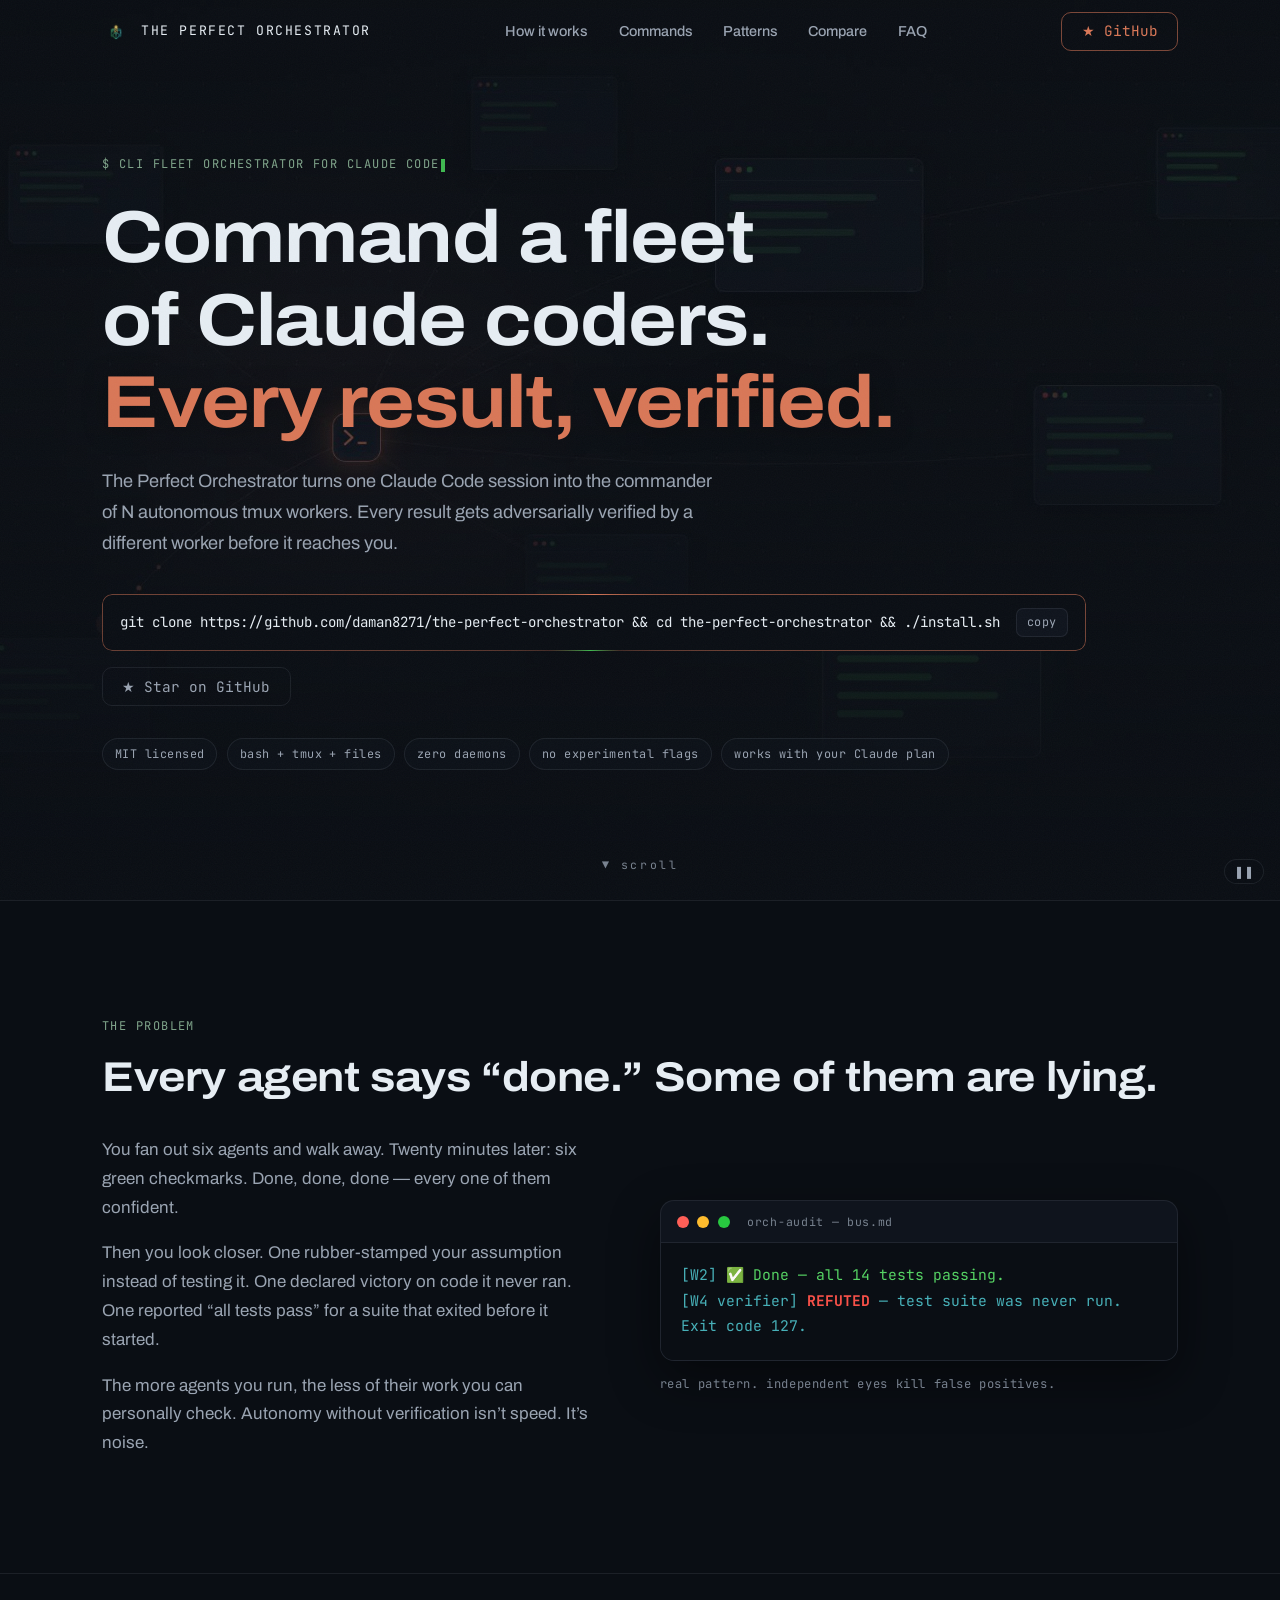
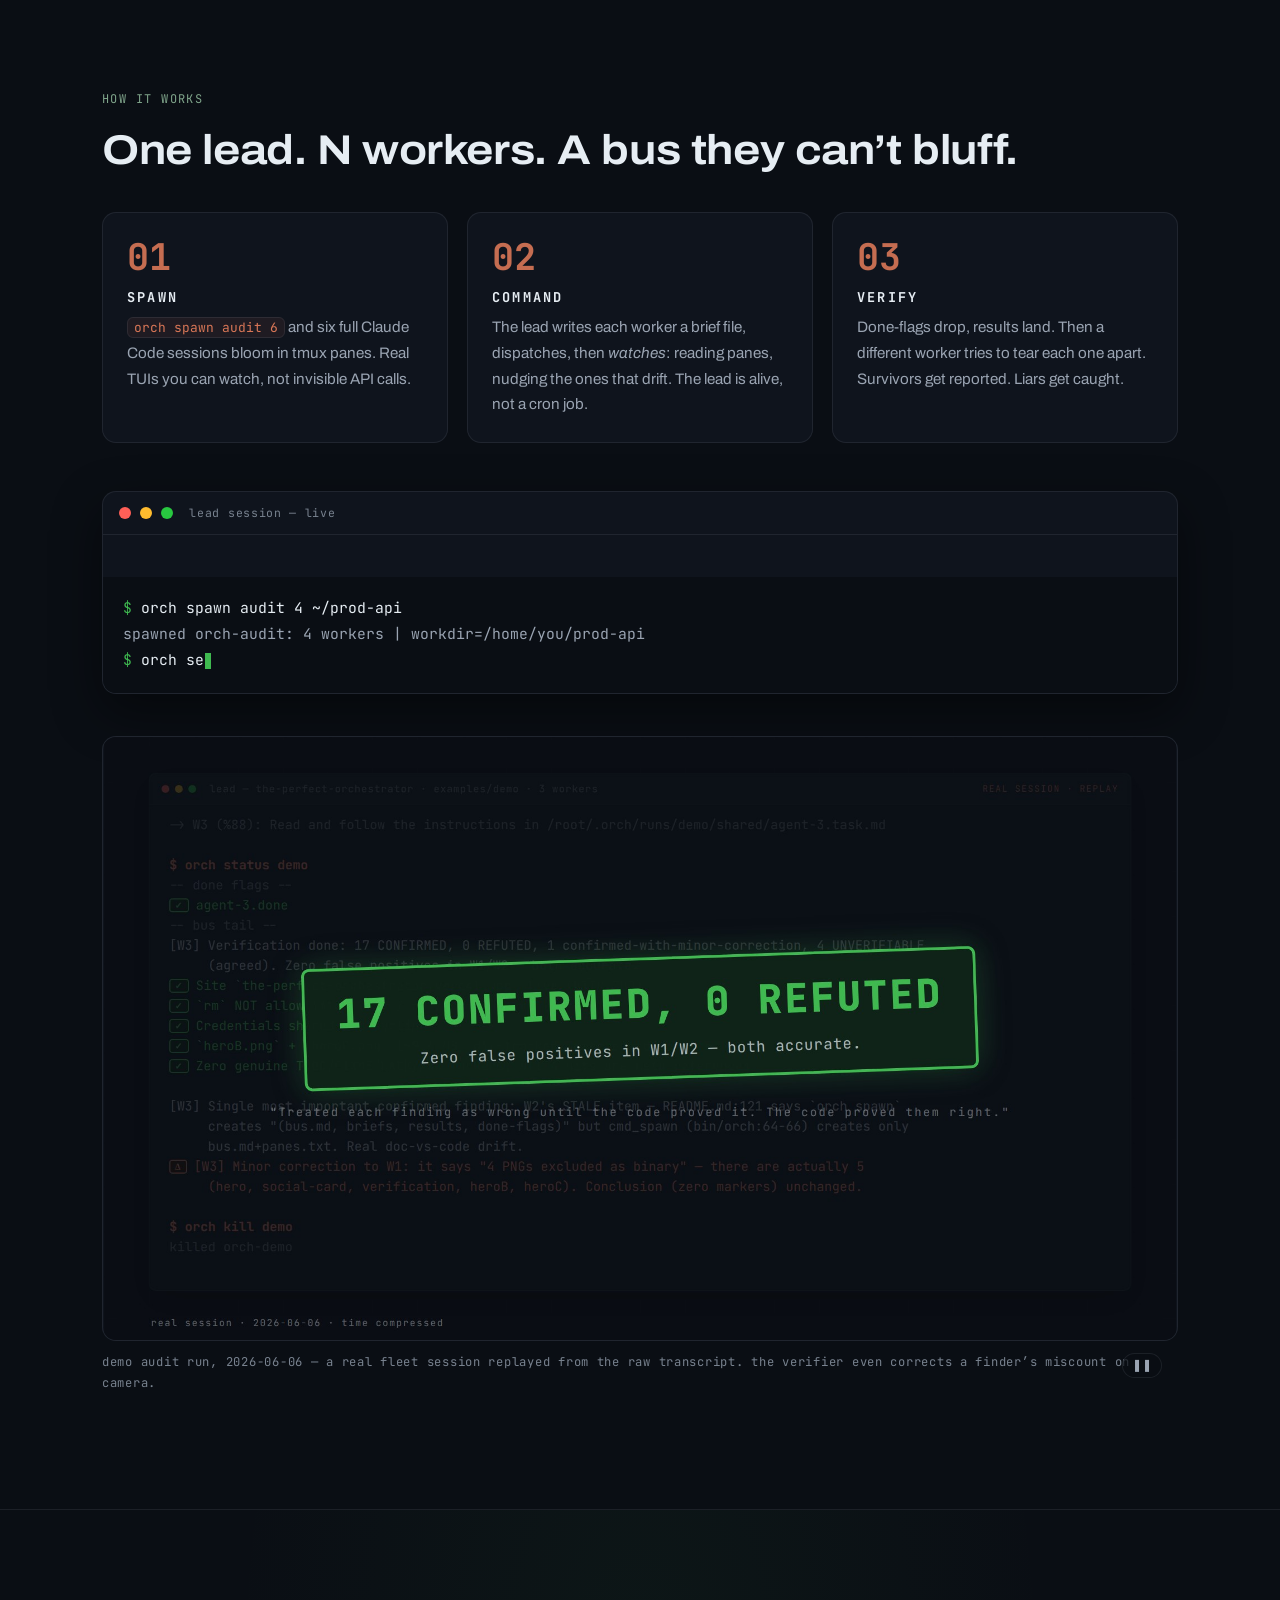
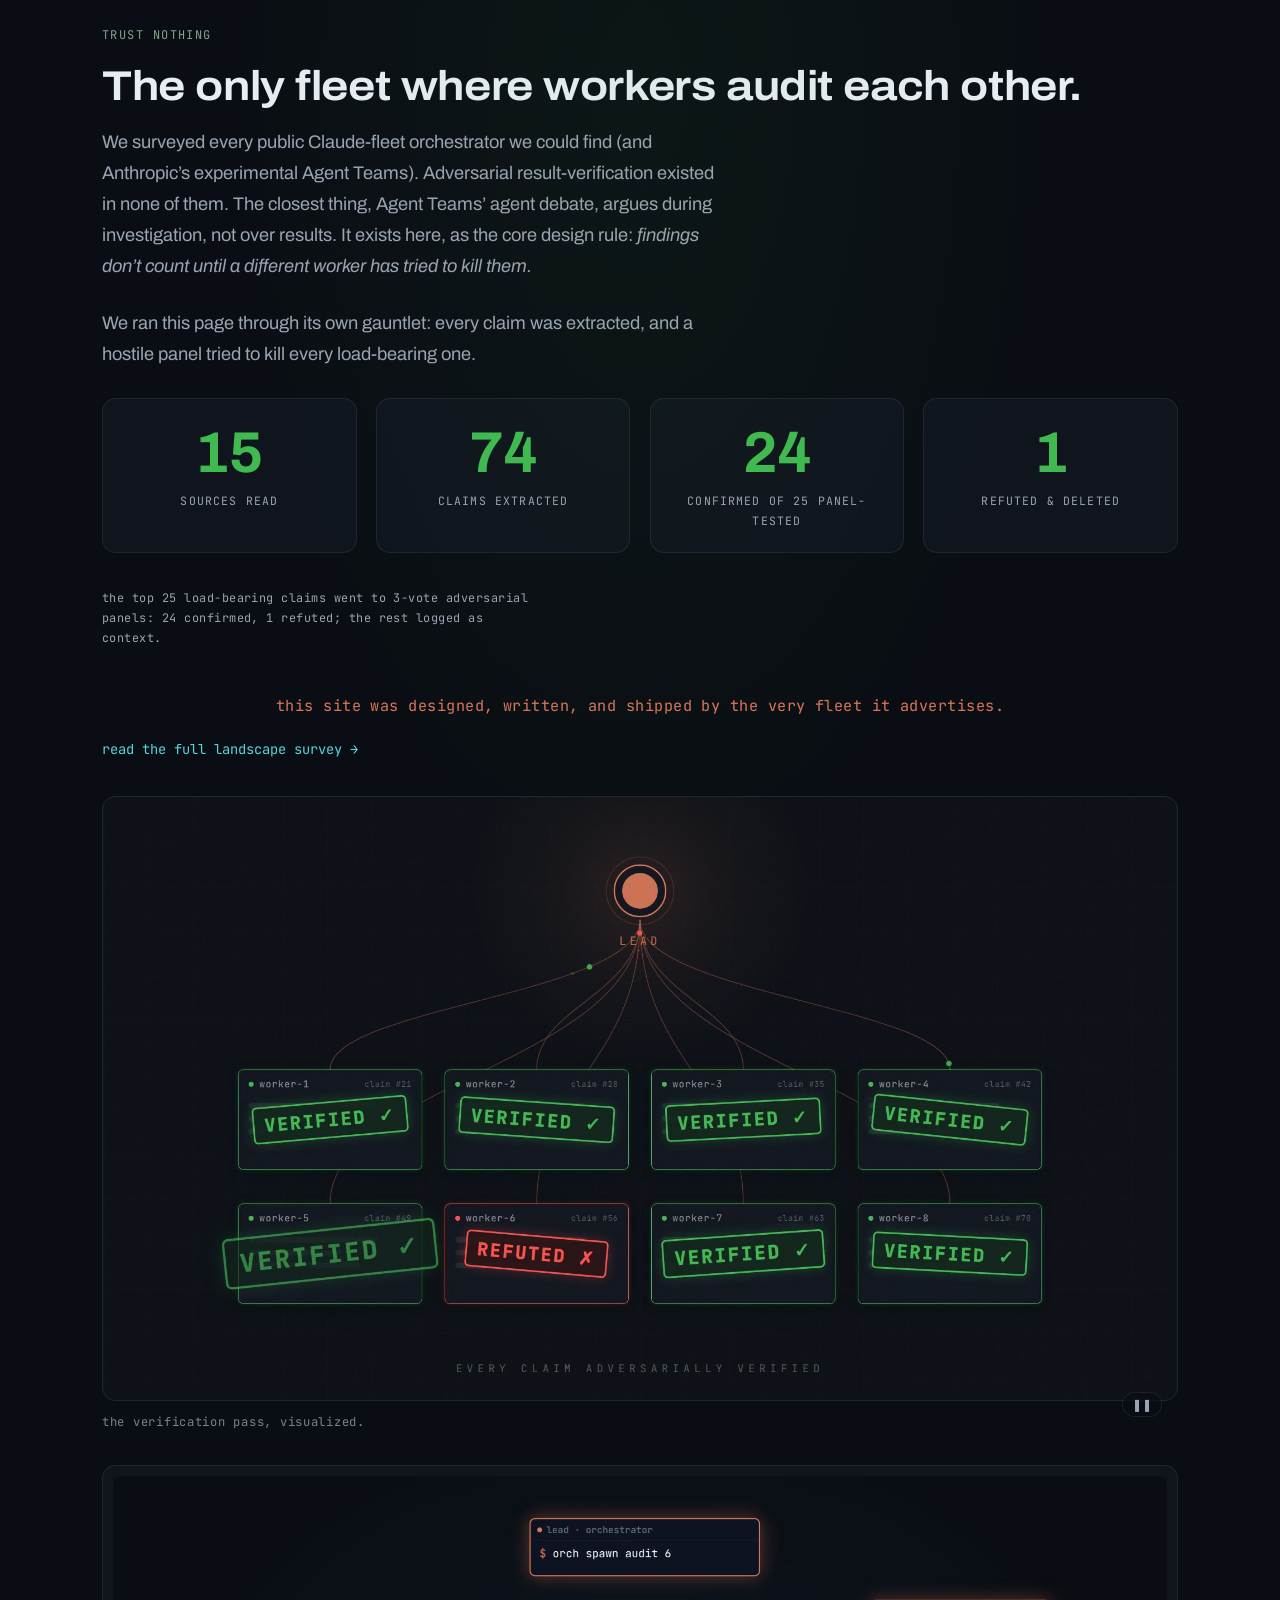
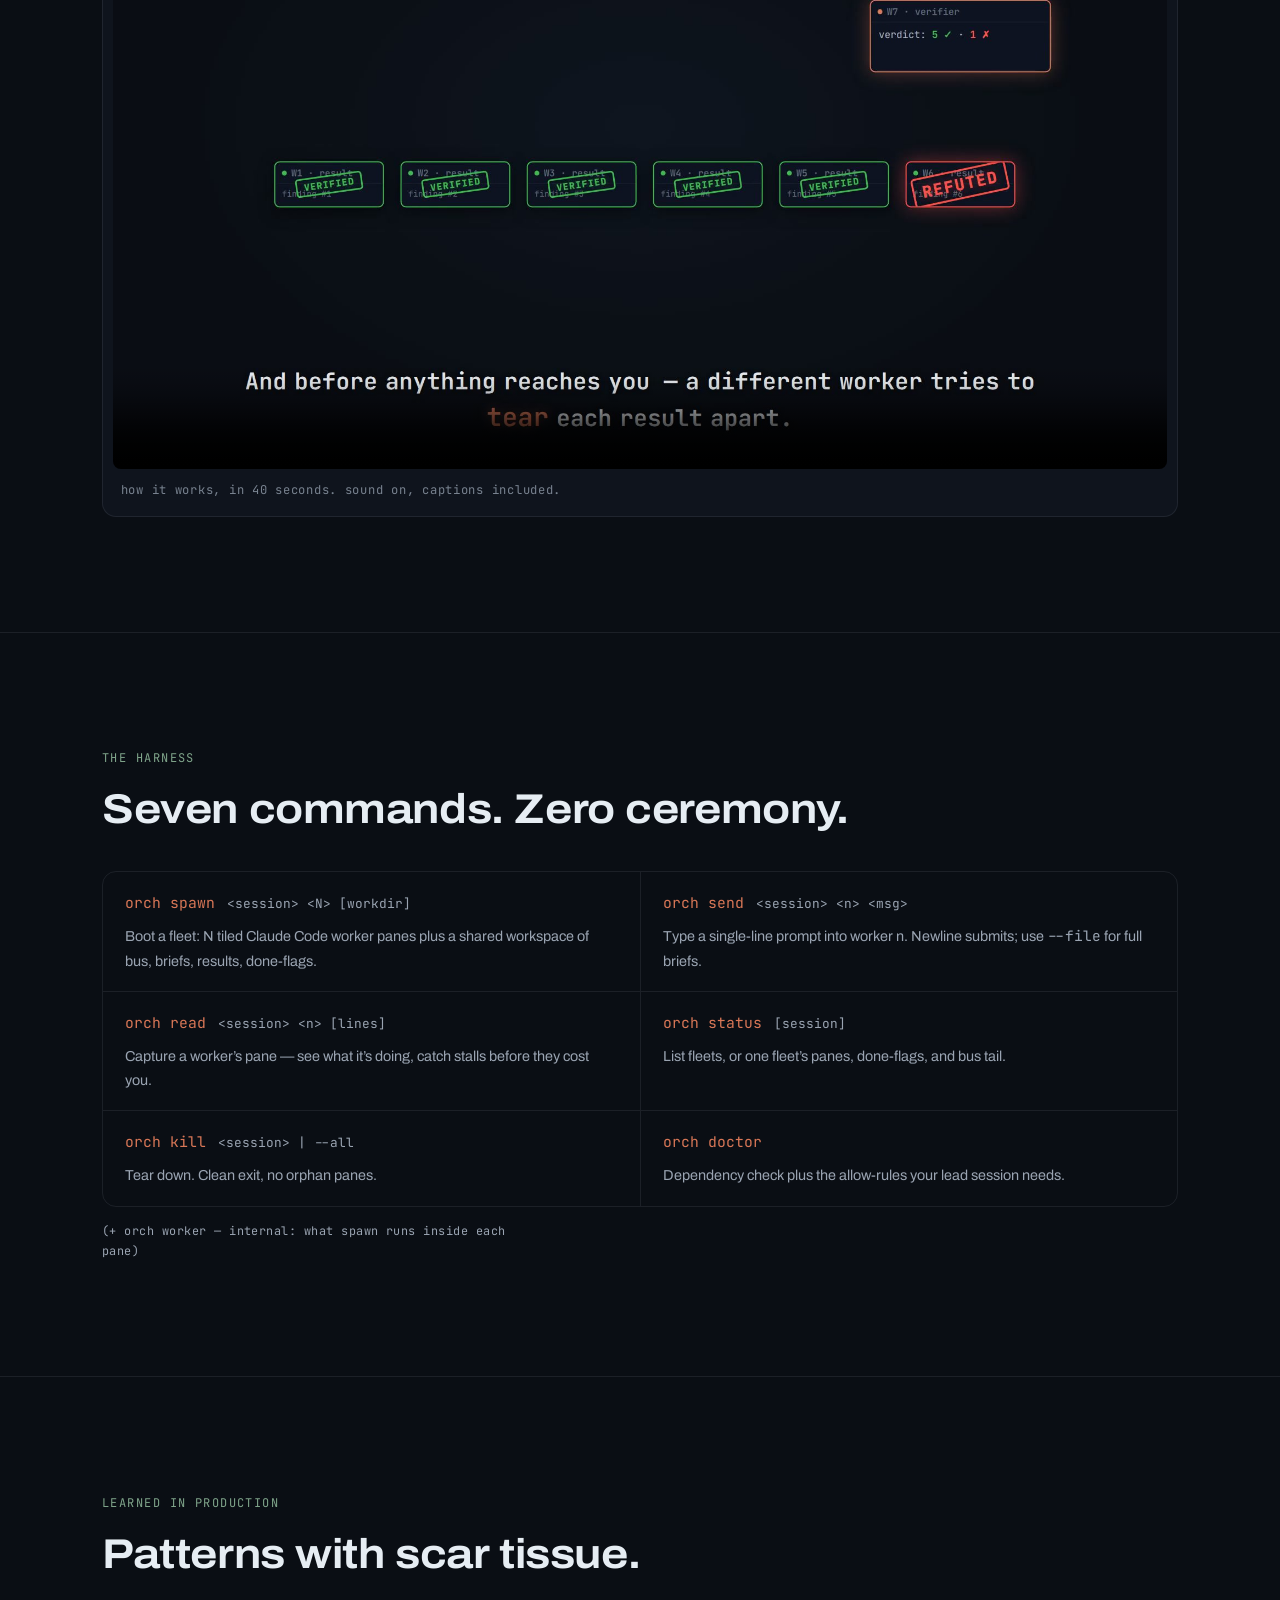
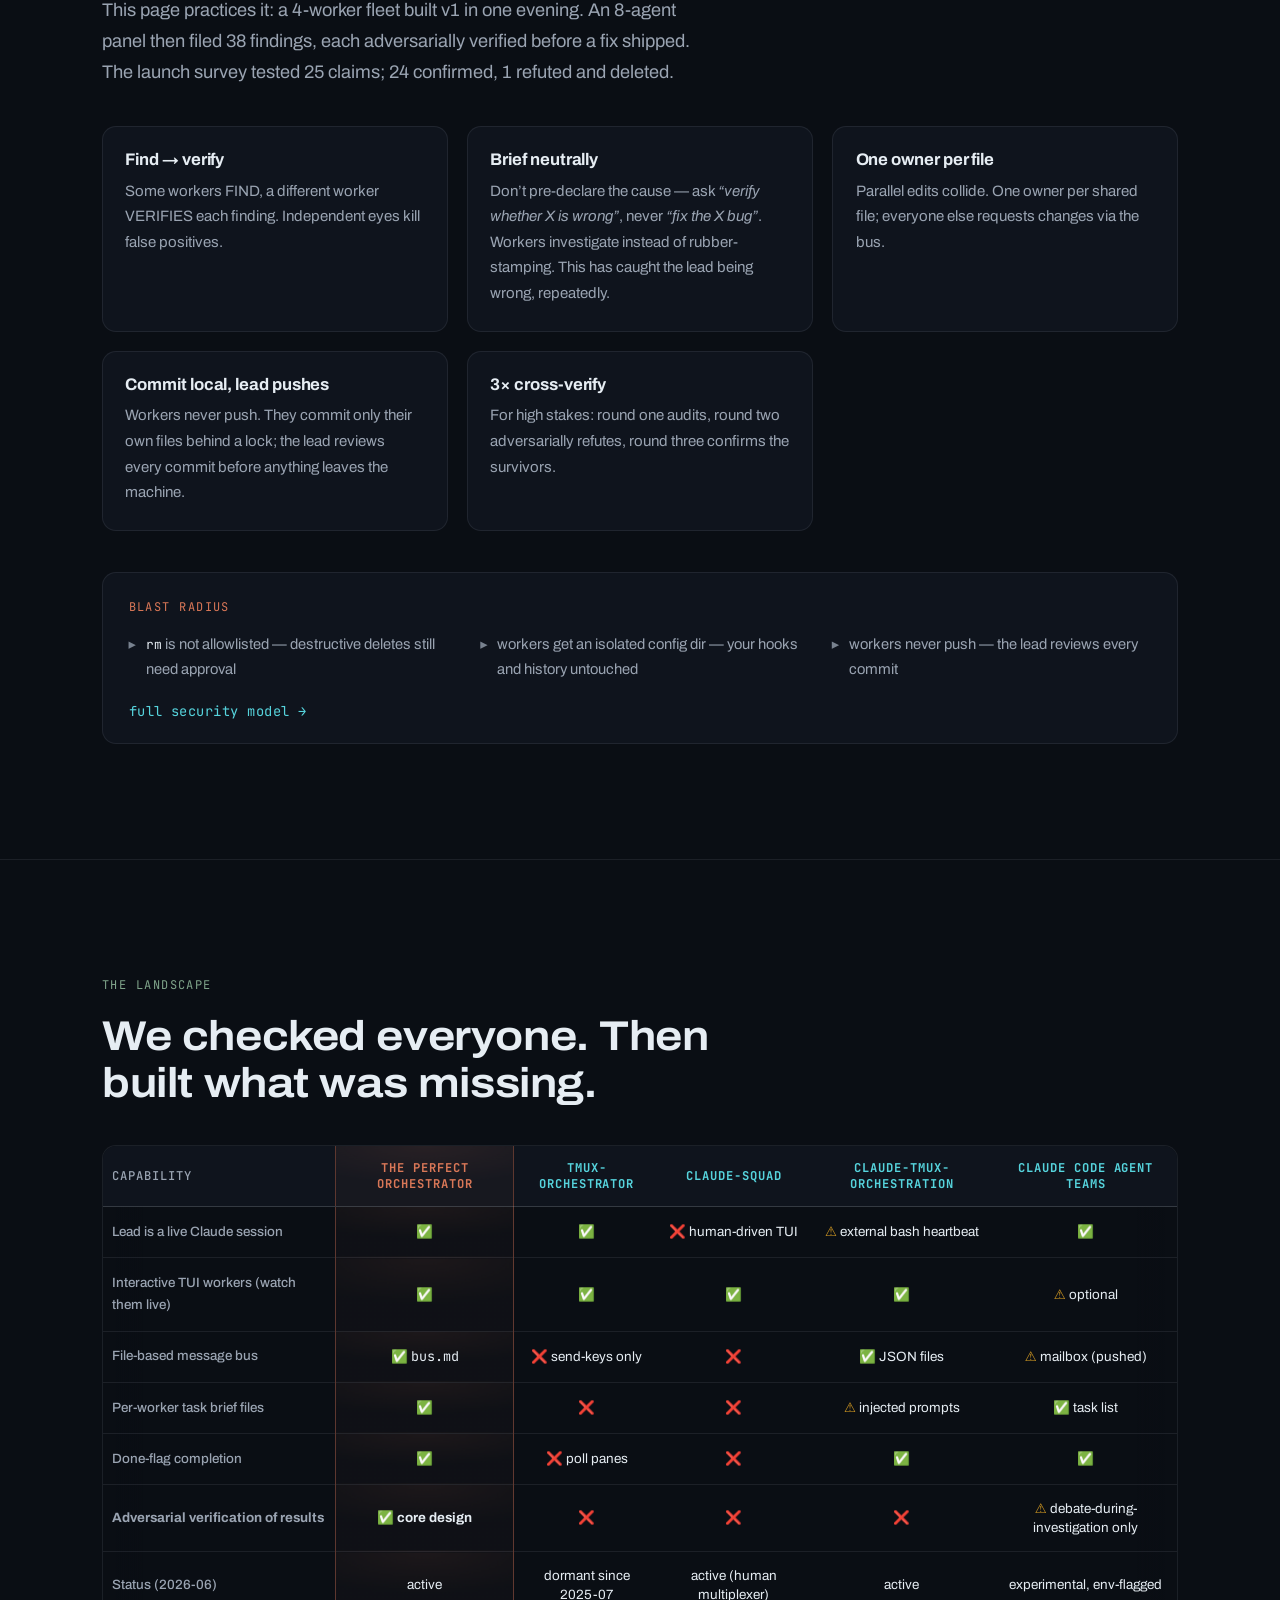
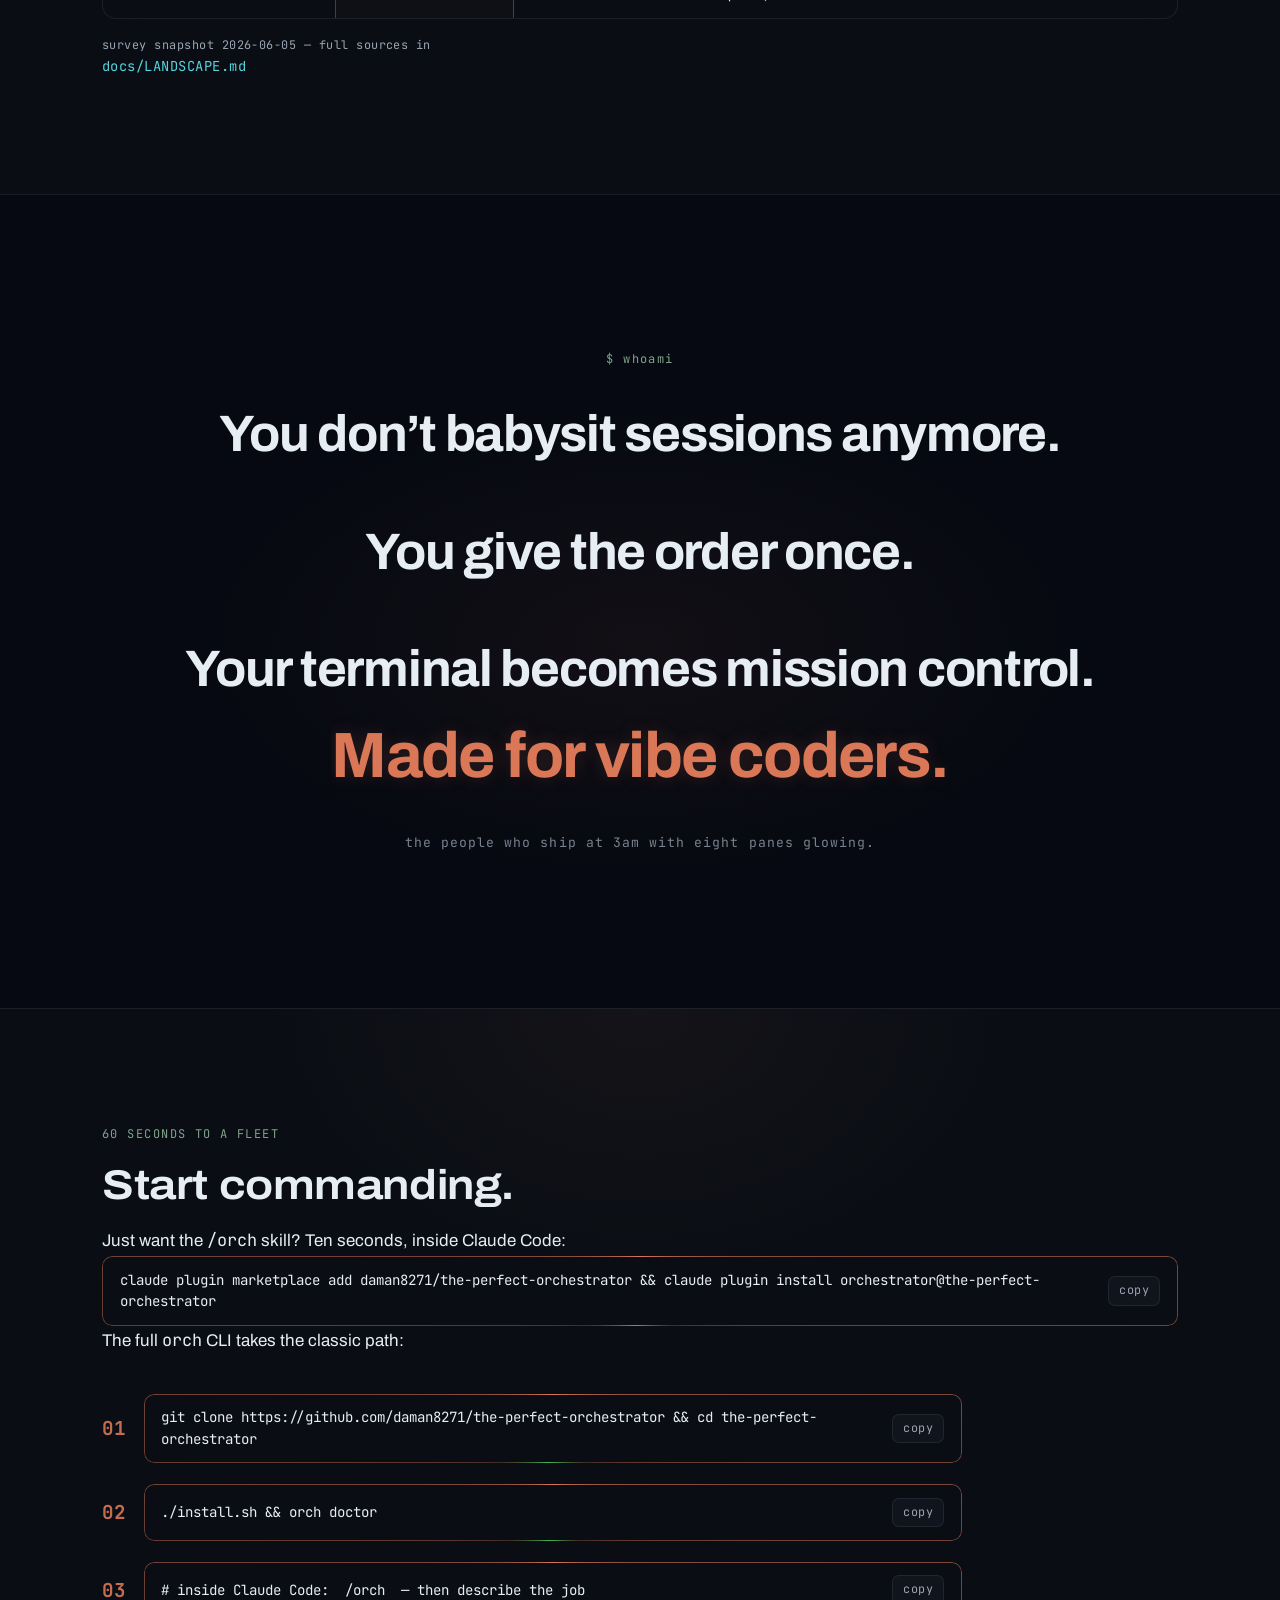
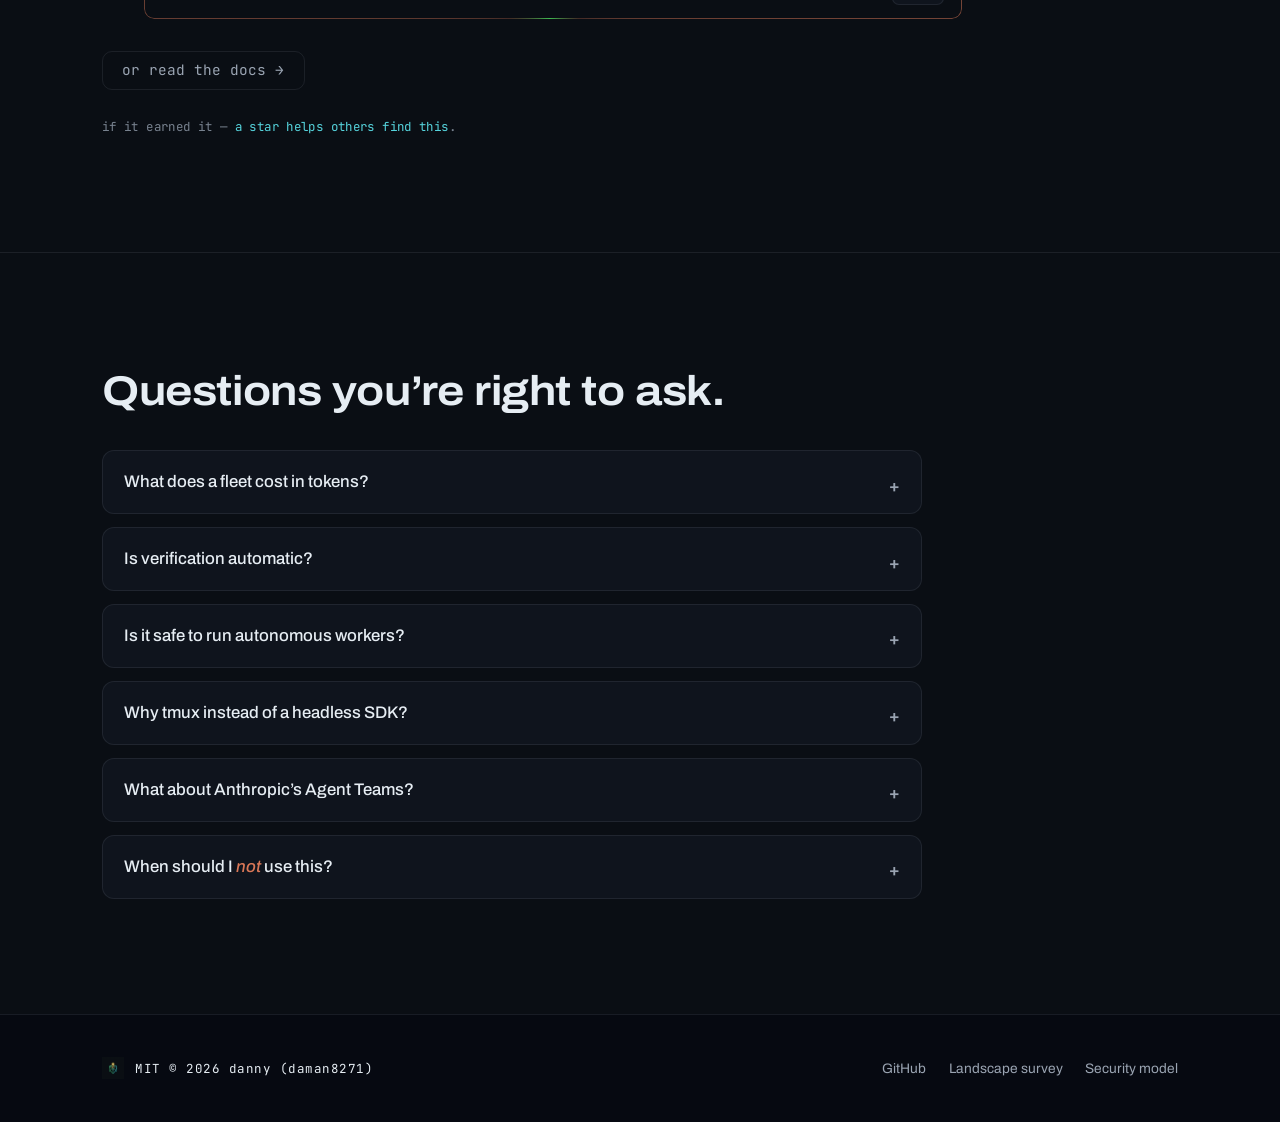
<file: index.html>
<!DOCTYPE html>
<html lang="en">
<head>
  <meta charset="UTF-8">
  <meta name="viewport" content="width=device-width, initial-scale=1">
  <title>The Perfect Orchestrator — command a fleet of Claude coders</title>
  <meta name="description" content="One lead Claude session commands N autonomous tmux workers. Every result adversarially verified. MIT, bash+tmux, zero daemons.">
  <meta name="theme-color" content="#0a0e14">

  <link rel="canonical" href="https://the-perfect-orchestrator.vercel.app/">
  <meta property="og:type" content="website">
  <meta property="og:url" content="https://the-perfect-orchestrator.vercel.app/">
  <meta property="og:title" content="The Perfect Orchestrator — command a fleet of Claude coders">
  <meta property="og:description" content="One lead Claude session commands N autonomous tmux workers. Every result adversarially verified. MIT, bash+tmux, zero daemons.">
  <meta property="og:image" content="https://the-perfect-orchestrator.vercel.app/assets/social-card.jpg">
  <meta name="twitter:card" content="summary_large_image">
  <meta name="twitter:title" content="The Perfect Orchestrator — command a fleet of Claude coders">
  <meta name="twitter:description" content="One lead Claude session commands N autonomous tmux workers. Every result adversarially verified. MIT, bash+tmux, zero daemons.">
  <meta name="twitter:image" content="https://the-perfect-orchestrator.vercel.app/assets/social-card.jpg">

  <link rel="icon" type="image/png" sizes="32x32" href="assets/favicon-32.png">
  <link rel="icon" type="image/png" sizes="16x16" href="assets/favicon-16.png">
  <link rel="apple-touch-icon" href="assets/apple-touch-icon.png">

  <link rel="preload" as="image" href="assets/hero-poster.jpg" fetchpriority="high">
  <link rel="preconnect" href="https://fonts.googleapis.com">
  <link rel="preconnect" href="https://fonts.gstatic.com" crossorigin>
  <link href="https://fonts.googleapis.com/css2?family=Archivo:ital,wdth,wght@0,62..125,100..900&family=JetBrains+Mono:wght@400;700&display=swap" rel="stylesheet">

  <link rel="stylesheet" href="css/styles.css">
  <script src="js/main.js" defer></script>
</head>
<body>
  <a class="skip-link" href="#main">Skip to content</a>
  <div class="grain" aria-hidden="true"></div>

  <header id="nav">
    <nav class="wrap nav-inner" aria-label="Main">
      <a class="brand" href="#hero">
        <img src="assets/logo.png" alt="The Perfect Orchestrator logo" width="28" height="28">
        <span>THE PERFECT ORCHESTRATOR</span>
      </a>
      <ul class="nav-links">
        <li><a href="#how">How it works</a></li>
        <li><a href="#commands">Commands</a></li>
        <li><a href="#patterns">Patterns</a></li>
        <li><a href="#compare">Compare</a></li>
        <li><a href="#faq">FAQ</a></li>
      </ul>
      <a class="btn btn-amber" href="https://github.com/daman8271/the-perfect-orchestrator" rel="noopener">★ GitHub</a>
    </nav>
  </header>

  <main id="main">

    <!-- ============================== HERO ============================== -->
    <section id="hero" class="section">
      <div class="hero-media" aria-hidden="true">
        <video class="hero-video" muted loop playsinline preload="none" poster="assets/hero-poster.jpg" data-video-lazy data-src="assets/video/hero-loop.mp4"></video>
      </div>
      <div class="wrap hero-content">
        <p class="overline typed">$ CLI FLEET ORCHESTRATOR FOR CLAUDE CODE<span class="caret" aria-hidden="true"></span></p>
        <h1 class="reveal">Command a fleet of Claude coders. <span class="h1-accent">Every result, verified.</span></h1>
        <p class="lead reveal">The Perfect Orchestrator turns one Claude Code session into the commander of N autonomous tmux workers. Every result gets adversarially verified by a different worker before it reaches you.</p>
        <div class="cta-row reveal">
          <div class="cmd-copy">
            <code>git clone https://github.com/daman8271/the-perfect-orchestrator &amp;&amp; cd the-perfect-orchestrator &amp;&amp; ./install.sh</code>
            <button class="btn-copy" data-copy="git clone https://github.com/daman8271/the-perfect-orchestrator &amp;&amp; cd the-perfect-orchestrator &amp;&amp; ./install.sh" aria-label="Copy install command">copy</button>
          </div>
          <a class="btn btn-ghost" href="https://github.com/daman8271/the-perfect-orchestrator" rel="noopener">★ Star on GitHub</a>
        </div>
        <ul class="chips reveal-stagger">
          <li class="chip">MIT licensed</li>
          <li class="chip">bash + tmux + files</li>
          <li class="chip">zero daemons</li>
          <li class="chip">no experimental flags</li>
          <li class="chip">works with your Claude plan</li>
        </ul>
      </div>
      <p class="scroll-cue" aria-hidden="true">▼ scroll</p>
    </section>

    <!-- ============================= PROBLEM ============================ -->
    <section id="problem" class="section">
      <div class="wrap">
        <header class="reveal">
          <p class="overline">THE PROBLEM</p>
          <h2>Every agent says &ldquo;done.&rdquo; Some of them are lying.</h2>
        </header>
        <div class="split">
          <div class="prose reveal">
            <p>You fan out six agents and walk away. Twenty minutes later: six green checkmarks. Done, done, done — every one of them confident.</p>
            <p>Then you look closer. One rubber-stamped your assumption instead of testing it. One declared victory on code it never ran. One reported &ldquo;all tests pass&rdquo; for a suite that exited before it started.</p>
            <p>The more agents you run, the less of their work you can personally check. Autonomy without verification isn&rsquo;t speed. It&rsquo;s noise.</p>
          </div>
          <div class="reveal">
            <div class="terminal">
              <div class="term-head" aria-hidden="true">
                <span class="dot"></span><span class="dot"></span><span class="dot"></span>
                <span class="term-title">orch-audit — bus.md</span>
              </div>
              <div class="term-body">
                <span class="t-line t-bus">[W2] <span class="t-ok">✅ Done — all 14 tests passing.</span></span>
                <span class="t-line t-bus">[W4 verifier] <span class="t-refute">REFUTED</span> — test suite was never run. Exit code 127.</span>
              </div>
            </div>
            <p class="term-caption">real pattern. independent eyes kill false positives.</p>
          </div>
        </div>
      </div>
    </section>

    <!-- =============================== HOW ============================== -->
    <section id="how" class="section">
      <div class="wrap">
        <header class="reveal">
          <p class="overline">HOW IT WORKS</p>
          <h2>One lead. N workers. A bus they can&rsquo;t bluff.</h2>
        </header>
        <div class="steps reveal-stagger">
          <article class="step">
            <span class="step-num">01</span>
            <h3>SPAWN</h3>
            <p><code>orch spawn audit 6</code> and six full Claude Code sessions bloom in tmux panes. Real TUIs you can watch, not invisible API calls.</p>
          </article>
          <article class="step">
            <span class="step-num">02</span>
            <h3>COMMAND</h3>
            <p>The lead writes each worker a brief file, dispatches, then <em>watches</em>: reading panes, nudging the ones that drift. The lead is alive, not a cron job.</p>
          </article>
          <article class="step">
            <span class="step-num">03</span>
            <h3>VERIFY</h3>
            <p>Done-flags drop, results land. Then a different worker tries to tear each one apart. Survivors get reported. Liars get caught.</p>
          </article>
        </div>
        <div class="terminal reveal">
          <div class="term-head" aria-hidden="true">
            <span class="dot"></span><span class="dot"></span><span class="dot"></span>
            <span class="term-title">lead session — live</span>
          </div>
          <div class="term-body" id="demo-terminal" data-typed>
            <span class="t-line t-cmd">$ orch spawn audit 4 ~/prod-api</span>
            <span class="t-line">spawned orch-audit: 4 workers | workdir=/home/you/prod-api</span>
            <span class="t-line t-cmd">$ orch send audit 1 --file shared/agent-1.task.md</span>
            <span class="t-line">-&gt; W1: Read and follow the instructions… begin.</span>
            <span class="t-line t-bus">[bus] [W2] unsafe redirect in auth/login.js:114 → posted</span>
            <span class="t-line t-bus">[bus] [W3] 3 endpoints missing rate limits → posted</span>
            <span class="t-line t-cmd">$ orch status audit</span>
            <span class="t-line">-- done flags --  agent-1.done  agent-2.done  agent-3.done</span>
            <span class="t-line t-bus">[bus] [W4 verifier] W2 finding CONFIRMED · W3 #2 REFUTED — false positive, killed</span>
            <span class="t-line t-cmd">$ # survivors only. that's the point.</span>
          </div>
        </div>
        <figure class="media reveal">
          <video muted loop playsinline preload="none" width="1920" height="1080" poster="assets/realrun-poster.jpg" data-video-lazy data-src="assets/video/realrun.mp4"></video>
          <figcaption class="media-caption">demo audit run, 2026-06-06 &mdash; a real fleet session replayed from the raw transcript. the verifier even corrects a finder&rsquo;s miscount on camera.</figcaption>
        </figure>
      </div>
    </section>

    <!-- ============================= VERIFY ============================= -->
    <section id="verify" class="section">
      <div class="wrap">
        <header class="reveal">
          <p class="overline">TRUST NOTHING</p>
          <h2>The only fleet where workers audit each other.</h2>
        </header>
        <p class="lead reveal">We surveyed every public Claude-fleet orchestrator we could find (and Anthropic&rsquo;s experimental Agent Teams). Adversarial result-verification existed in none of them. The closest thing, Agent Teams&rsquo; agent debate, argues during investigation, not over results. It exists here, as the core design rule: <em>findings don&rsquo;t count until a different worker has tried to kill them.</em></p>
        <p class="stats-frame reveal">We ran this page through its own gauntlet: every claim was extracted, and a hostile panel tried to kill every load-bearing one.</p>
        <div class="stats reveal-stagger">
          <div class="stat">
            <span class="stat-num" data-count="15">15</span>
            <span class="stat-label">sources read</span>
          </div>
          <div class="stat">
            <span class="stat-num" data-count="74">74</span>
            <span class="stat-label">claims extracted</span>
          </div>
          <div class="stat">
            <span class="stat-num" data-count="24">24</span>
            <span class="stat-label">confirmed of 25 panel-tested</span>
          </div>
          <div class="stat">
            <span class="stat-num" data-count="1">1</span>
            <span class="stat-label">refuted &amp; deleted</span>
          </div>
        </div>
        <p class="footnote reveal">the top 25 load-bearing claims went to 3-vote adversarial panels: 24 confirmed, 1 refuted; the rest logged as context.</p>
        <p class="dogfood-line reveal">this site was designed, written, and shipped by the very fleet it advertises.</p>
        <p class="reveal"><a class="link-mono" href="https://github.com/daman8271/the-perfect-orchestrator/blob/main/docs/LANDSCAPE.md" rel="noopener">read the full landscape survey →</a></p>
        <figure class="media reveal">
          <video muted loop playsinline preload="none" width="1920" height="1080" poster="assets/verify-poster.jpg" data-video-lazy data-src="assets/video/verify-loop.mp4"></video>
          <figcaption class="media-caption">the verification pass, visualized.</figcaption>
        </figure>
        <figure class="media film-slate reveal">
          <video controls preload="none" width="1920" height="1080" poster="assets/explainer-poster.jpg" aria-label="Explainer video: how the orchestrator works" data-video-lazy data-src="assets/video/explainer.mp4">
            <track kind="captions" srclang="en" label="English" src="assets/video/explainer.vtt" default>
          </video>
          <figcaption class="media-caption">how it works, in 40 seconds. sound on, captions included.</figcaption>
        </figure>
      </div>
    </section>

    <!-- ============================ COMMANDS ============================ -->
    <section id="commands" class="section">
      <div class="wrap">
        <header class="reveal">
          <p class="overline">THE HARNESS</p>
          <h2>Seven commands. Zero ceremony.</h2>
        </header>
        <div class="cmd-grid cmd-grid--compact reveal-stagger">
          <div class="cmd-row">
            <code class="cmd-name">orch spawn</code>
            <code class="cmd-args">&lt;session&gt; &lt;N&gt; [workdir]</code>
            <p class="cmd-desc">Boot a fleet: N tiled Claude Code worker panes plus a shared workspace of bus, briefs, results, done-flags.</p>
          </div>
          <div class="cmd-row">
            <code class="cmd-name">orch send</code>
            <code class="cmd-args">&lt;session&gt; &lt;n&gt; &lt;msg&gt;</code>
            <p class="cmd-desc">Type a single-line prompt into worker n. Newline submits; use <code>--file</code> for full briefs.</p>
          </div>
          <div class="cmd-row">
            <code class="cmd-name">orch read</code>
            <code class="cmd-args">&lt;session&gt; &lt;n&gt; [lines]</code>
            <p class="cmd-desc">Capture a worker&rsquo;s pane — see what it&rsquo;s doing, catch stalls before they cost you.</p>
          </div>
          <div class="cmd-row">
            <code class="cmd-name">orch status</code>
            <code class="cmd-args">[session]</code>
            <p class="cmd-desc">List fleets, or one fleet&rsquo;s panes, done-flags, and bus tail.</p>
          </div>
          <div class="cmd-row">
            <code class="cmd-name">orch kill</code>
            <code class="cmd-args">&lt;session&gt; | --all</code>
            <p class="cmd-desc">Tear down. Clean exit, no orphan panes.</p>
          </div>
          <div class="cmd-row">
            <code class="cmd-name">orch doctor</code>
            <code class="cmd-args"></code>
            <p class="cmd-desc">Dependency check plus the allow-rules your lead session needs.</p>
          </div>
        </div>
        <p class="footnote reveal">(+ <code>orch worker</code> — internal: what spawn runs inside each pane)</p>
      </div>
    </section>

    <!-- ============================ PATTERNS ============================ -->
    <section id="patterns" class="section">
      <div class="wrap">
        <header class="reveal">
          <p class="overline">LEARNED IN PRODUCTION</p>
          <h2>Patterns with scar tissue.</h2>
          <p class="lead">This page practices it: a 4-worker fleet built v1 in one evening. An 8-agent panel then filed 38 findings, each adversarially verified before a fix shipped. The launch survey tested 25 claims; 24 confirmed, 1 refuted and deleted.</p>
        </header>
        <div class="cards reveal-stagger">
          <article class="pattern-card">
            <h3>Find → verify</h3>
            <p>Some workers FIND, a different worker VERIFIES each finding. Independent eyes kill false positives.</p>
          </article>
          <article class="pattern-card">
            <h3>Brief neutrally</h3>
            <p>Don&rsquo;t pre-declare the cause — ask <em>&ldquo;verify whether X is wrong&rdquo;</em>, never <em>&ldquo;fix the X bug&rdquo;</em>. Workers investigate instead of rubber-stamping. This has caught the lead being wrong, repeatedly.</p>
          </article>
          <article class="pattern-card">
            <h3>One owner per file</h3>
            <p>Parallel edits collide. One owner per shared file; everyone else requests changes via the bus.</p>
          </article>
          <article class="pattern-card">
            <h3>Commit local, lead pushes</h3>
            <p>Workers never push. They commit only their own files behind a lock; the lead reviews every commit before anything leaves the machine.</p>
          </article>
          <article class="pattern-card">
            <h3>3× cross-verify</h3>
            <p>For high stakes: round one audits, round two adversarially refutes, round three confirms the survivors.</p>
          </article>
        </div>
        <aside class="security-strip reveal" aria-label="Security model summary">
          <p class="overline">BLAST RADIUS</p>
          <ul class="security-points">
            <li><code>rm</code> is not allowlisted — destructive deletes still need approval</li>
            <li>workers get an isolated config dir — your hooks and history untouched</li>
            <li>workers never push — the lead reviews every commit</li>
          </ul>
          <p class="footnote"><a class="link-mono" href="https://github.com/daman8271/the-perfect-orchestrator/blob/main/SECURITY.md" rel="noopener">full security model →</a></p>
        </aside>
      </div>
    </section>

    <!-- ============================ COMPARE ============================= -->
    <section id="compare" class="section">
      <div class="wrap">
        <header class="reveal">
          <p class="overline">THE LANDSCAPE</p>
          <h2>We checked everyone. Then built what was missing.</h2>
        </header>
        <div class="table-wrap reveal" tabindex="0" role="region" aria-label="Orchestrator comparison table">
          <table aria-label="Feature comparison of Claude fleet orchestrators">
            <thead>
              <tr>
                <th scope="col">Capability</th>
                <th scope="col" class="tpo-col">The Perfect Orchestrator</th>
                <th scope="col"><a href="https://github.com/Jedward23/Tmux-Orchestrator" rel="noopener">Tmux-Orchestrator</a></th>
                <th scope="col"><a href="https://github.com/smtg-ai/claude-squad" rel="noopener">claude-squad</a></th>
                <th scope="col"><a href="https://github.com/primeline-ai/claude-tmux-orchestration" rel="noopener">claude-tmux-orchestration</a></th>
                <th scope="col"><a href="https://code.claude.com/docs/en/agent-teams" rel="noopener">Claude Code Agent Teams</a></th>
              </tr>
            </thead>
            <tbody>
              <tr>
                <th scope="row">Lead is a live Claude session</th>
                <td class="tpo-col"><span class="ok">✅</span></td>
                <td><span class="ok">✅</span></td>
                <td><span class="no">❌</span> human-driven TUI</td>
                <td><span class="warn">⚠️</span> external bash heartbeat</td>
                <td><span class="ok">✅</span></td>
              </tr>
              <tr>
                <th scope="row">Interactive TUI workers (watch them live)</th>
                <td class="tpo-col"><span class="ok">✅</span></td>
                <td><span class="ok">✅</span></td>
                <td><span class="ok">✅</span></td>
                <td><span class="ok">✅</span></td>
                <td><span class="warn">⚠️</span> optional</td>
              </tr>
              <tr>
                <th scope="row">File-based message bus</th>
                <td class="tpo-col"><span class="ok">✅</span> <code>bus.md</code></td>
                <td><span class="no">❌</span> send-keys only</td>
                <td><span class="no">❌</span></td>
                <td><span class="ok">✅</span> JSON files</td>
                <td><span class="warn">⚠️</span> mailbox (pushed)</td>
              </tr>
              <tr>
                <th scope="row">Per-worker task brief files</th>
                <td class="tpo-col"><span class="ok">✅</span></td>
                <td><span class="no">❌</span></td>
                <td><span class="no">❌</span></td>
                <td><span class="warn">⚠️</span> injected prompts</td>
                <td><span class="ok">✅</span> task list</td>
              </tr>
              <tr>
                <th scope="row">Done-flag completion</th>
                <td class="tpo-col"><span class="ok">✅</span></td>
                <td><span class="no">❌</span> poll panes</td>
                <td><span class="no">❌</span></td>
                <td><span class="ok">✅</span></td>
                <td><span class="ok">✅</span></td>
              </tr>
              <tr>
                <th scope="row"><strong>Adversarial verification of results</strong></th>
                <td class="tpo-col"><span class="ok">✅</span> <strong>core design</strong></td>
                <td><span class="no">❌</span></td>
                <td><span class="no">❌</span></td>
                <td><span class="no">❌</span></td>
                <td><span class="warn">⚠️</span> debate-during-investigation only</td>
              </tr>
              <tr>
                <th scope="row">Status (2026-06)</th>
                <td class="tpo-col">active</td>
                <td>dormant since 2025-07</td>
                <td>active (human multiplexer)</td>
                <td>active</td>
                <td>experimental, env-flagged</td>
              </tr>
            </tbody>
          </table>
        </div>
        <p class="footnote reveal">survey snapshot 2026-06-05 — full sources in <a class="link-mono" href="https://github.com/daman8271/the-perfect-orchestrator/blob/main/docs/LANDSCAPE.md" rel="noopener">docs/LANDSCAPE.md</a></p>
      </div>
    </section>

    <!-- ============================== VIBE ============================== -->
    <section id="vibe" class="section">
      <div class="wrap">
        <h2 class="sr-only">Made for vibe coders</h2>
        <p class="overline">$ whoami</p>
        <div class="manifesto reveal-stagger">
          <p class="m-line">You don&rsquo;t babysit sessions anymore.</p>
          <p class="m-line">You give the order once.</p>
          <p class="m-line">Your terminal becomes mission control.</p>
          <p class="m-line m-accent">Made for vibe coders.</p>
        </div>
        <p class="manifesto-sub reveal">the people who ship at 3am with eight panes glowing.</p>
      </div>
    </section>

    <!-- ============================== START ============================= -->
    <section id="start" class="section">
      <div class="wrap">
        <header class="reveal">
          <p class="overline">60 SECONDS TO A FLEET</p>
          <h2>Start commanding.</h2>
        </header>
        <p class="reveal">Just want the <code>/orch</code> skill? Ten seconds, inside Claude Code:</p>
        <div class="cmd-copy reveal">
          <code>claude plugin marketplace add daman8271/the-perfect-orchestrator &amp;&amp; claude plugin install orchestrator@the-perfect-orchestrator</code>
          <button class="btn-copy" data-copy="claude plugin marketplace add daman8271/the-perfect-orchestrator &amp;&amp; claude plugin install orchestrator@the-perfect-orchestrator" aria-label="Copy plugin install command">copy</button>
        </div>
        <p class="reveal">The full <code>orch</code> CLI takes the classic path:</p>
        <ol class="start-list reveal-stagger">
          <li>
            <div class="cmd-copy">
              <code>git clone https://github.com/daman8271/the-perfect-orchestrator &amp;&amp; cd the-perfect-orchestrator</code>
              <button class="btn-copy" data-copy="git clone https://github.com/daman8271/the-perfect-orchestrator &amp;&amp; cd the-perfect-orchestrator" aria-label="Copy clone command">copy</button>
            </div>
          </li>
          <li>
            <div class="cmd-copy">
              <code>./install.sh &amp;&amp; orch doctor</code>
              <button class="btn-copy" data-copy="./install.sh &amp;&amp; orch doctor" aria-label="Copy install and doctor command">copy</button>
            </div>
          </li>
          <li>
            <div class="cmd-copy">
              <code># inside Claude Code:  /orch  — then describe the job</code>
              <button class="btn-copy" data-copy="/orch" aria-label="Copy /orch command">copy</button>
            </div>
          </li>
        </ol>
        <p class="reveal"><a class="btn btn-ghost" href="https://github.com/daman8271/the-perfect-orchestrator/tree/main/docs" rel="noopener">or read the docs →</a></p>
        <p class="star-quiet reveal">if it earned it — <a href="https://github.com/daman8271/the-perfect-orchestrator" rel="noopener">a star helps others find this</a>.</p>
      </div>
    </section>

    <!-- =============================== FAQ ============================== -->
    <section id="faq" class="section">
      <div class="wrap">
        <header class="reveal">
          <h2>Questions you&rsquo;re right to ask.</h2>
        </header>
        <div class="accordion reveal-stagger">
          <details>
            <summary>What does a fleet cost in tokens?</summary>
            <p>Workers are full Claude Code sessions on your existing plan: no API-key markup, no middleman. A 4-worker audit consumes roughly what 4 interactive sessions would, so size fleets to the work: spin up six workers for a cross-module sweep, not for a one-file fix.</p>
          </details>
          <details>
            <summary>Is verification automatic?</summary>
            <p>It&rsquo;s step 8 of the lead&rsquo;s protocol, not an optional extra: before reporting, the lead has a <em>different</em> worker try to refute each result, and signs off only on the survivors. The <code>/orch</code> skill bakes the loop in: spawn, brief, monitor, collect, <strong>verify, then report</strong>. A first-class <code>orch verify</code> command (auto-spawned refuters per done-flag) is on the roadmap.</p>
          </details>
          <details>
            <summary>Is it safe to run autonomous workers?</summary>
            <p>Workers run in auto mode with a generous allowlist: git, node, python, file edits, network fetches. That power is deliberate, and so are the limits: <code>rm</code> is <em>not</em> allowlisted, so destructive deletes still hit the permission classifier instead of running blind. Workers share your Claude credentials but get an isolated config dir — your hooks, history, and settings are untouched. Run fleets on a VPS or in a container, in repos you can <code>git reset</code>.</p>
          </details>
          <details>
            <summary>Why tmux instead of a headless SDK?</summary>
            <p>Observability is the feature. Every worker is a real TUI in a real pane. You can watch it think, catch it stalling, and nudge it mid-task. Headless API calls hide exactly the behavior you most need to see when you&rsquo;re trusting agents with real work.</p>
          </details>
          <details>
            <summary>What about Anthropic&rsquo;s Agent Teams?</summary>
            <p>Agent Teams is experimental and gated behind an env flag. The Perfect Orchestrator runs today on stock Claude Code with no experimental flags, and it adds the adversarial verification layer Agent Teams doesn&rsquo;t have. A compatibility layer is on the roadmap.</p>
          </details>
          <details>
            <summary>When should I <em>not</em> use this?</summary>
            <p>A single quick task. Spawning a fleet to fix one bug is ceremony, not leverage — just do it yourself in one session. Reach for the fleet when the work genuinely parallelizes: audits, sweeps, multi-file migrations, anything with independent lanes.</p>
          </details>
        </div>
      </div>
    </section>

  </main>

  <footer id="footer">
    <div class="wrap footer-inner">
      <p class="brand">
        <img src="assets/logo.png" alt="The Perfect Orchestrator logo" width="24" height="24">
        <span>MIT © 2026 danny (daman8271)</span>
      </p>
      <ul class="footer-links">
        <li><a href="https://github.com/daman8271/the-perfect-orchestrator" rel="noopener">GitHub</a></li>
        <li><a href="https://github.com/daman8271/the-perfect-orchestrator/blob/main/docs/LANDSCAPE.md" rel="noopener">Landscape survey</a></li>
        <li><a href="https://github.com/daman8271/the-perfect-orchestrator/blob/main/SECURITY.md" rel="noopener">Security model</a></li>
      </ul>
    </div>
  </footer>
</body>
</html>
</file>
<file: css/styles.css>
/* ============================================================================
   THE PERFECT ORCHESTRATOR — design system
   Single stylesheet. No frameworks, no imports.
   Contract: DESIGN-BRIEF.md §3 + bus.md [W1] structural classes + LEAD UPDATE 2
   (Archivo display/body, Claude clay --accent #d97757 per orange-spec.md,
   --cyan #56d4dd, --bg-void band. Orange commands, green verifies, red refutes.)
   ========================================================================== */

/* ---- 1. Tokens (brief §1 + LEAD UPDATE 2: clay rebrand per orange-spec.md) -- */
:root {
  --bg:        #0a0e14;   /* section base — darker than GitHub dark */
  --bg-void:   #060911;   /* page body + #vibe band — the deep end */
  --bg-raised: #0f141d;   /* cards, terminal chrome */
  --bg-glass:  rgba(15,20,29,.72);

  /* hairlines: neutral slate (was green-tinted — green demoted to semantics) */
  --line:      rgba(148,158,172,.13);
  --line-hot:  rgba(148,158,172,.30);

  /* ACCENT — Claude clay. #D97757 = --swatch--clay (anthropic.com),
     --color-clay (claude.com). Verified 2026-06-06. */
  --accent:        #d97757;
  --accent-hi:     #f59575;            /* CLI "claudeShimmer" — hover/bright tier */
  --accent-deep:   #c6613f;            /* --color-clay-hover — fills, pressed, hairlines */
  --accent-rgb:    217,119,87;
  --glow-accent:    0 0 26px rgba(var(--accent-rgb), .28);
  --glow-accent-lg: 0 0 38px rgba(var(--accent-rgb), .55), 0 0 90px rgba(var(--accent-rgb), .25);

  /* legacy aliases — every existing var(--amber*) consumer converts in one move */
  --amber:     var(--accent);
  --amber-rgb: var(--accent-rgb);

  /* GREEN — demoted to terminal/verified semantics only */
  --green:      #3fb950;   /* $ prompts, caret, ✓, stat numbers */
  --green-hi:   #56d364;   /* VERIFIED / CONFIRMED verdicts */
  --green-mute: #7fa48a;   /* ambient terminal flavor (overlines) — 6.7–7.2:1, 12px-safe */
  --green-rgb:  63,185,80;

  --cyan:      #56d4dd;    /* links */
  --cyan-hi:   #7ce0e8;    /* link hover (was green-hi) */
  --cyan-rgb:  86,212,221;
  --red:       #f85149;    /* REFUTED */
  --warn:      #d29922;    /* table ~ glyphs ONLY — keeps "partial" distinct from brand */

  --ink:       #e6edf3;   /* primary text */
  --ink-mute:  #9aa4b2;   /* secondary text */
  --ink-faint: #78828f;   /* captions, meta — QA: ≥4.5:1 on all three backgrounds (was #58616e @ ~3:1) */
}

/* non-color system tokens */
:root {
  /* LEAD UPDATE 2: Space Grotesk OUT — Archivo variable (wght+wdth) in.
     Headlines ride the width axis (112%); JetBrains Mono unchanged. */
  --font-display: "Archivo", system-ui, sans-serif;
  --font-body:    "Archivo", system-ui, sans-serif;
  --font-mono:    "JetBrains Mono", ui-monospace, "SF Mono", Menlo, monospace;
  --radius:       14px;
  --radius-sm:    10px;
  --wrap:         1140px;
  --ease-out:     cubic-bezier(.2,.7,.2,1);
  --nav-h:        64px;
}

/* conic-gradient border angle (animatable) */
@property --cc-angle {
  syntax: "<angle>";
  initial-value: 0deg;
  inherits: false;
}

/* ---- 2. Reset -------------------------------------------------------------- */
*, *::before, *::after { box-sizing: border-box; }

* { margin: 0; }

html {
  scroll-behavior: smooth;
  scroll-padding-top: calc(var(--nav-h) + 16px);
  -webkit-text-size-adjust: 100%;
}

body {
  background: var(--bg-void);
  color: var(--ink);
  font-family: var(--font-body);
  font-weight: 400;
  font-size: 1.06rem;
  line-height: 1.7;
  -webkit-font-smoothing: antialiased;
  overflow-x: hidden;
}

img, video, svg { display: block; max-width: 100%; height: auto; }

input, button, textarea, select { font: inherit; color: inherit; }

button { background: none; border: none; cursor: pointer; }

a { color: var(--cyan); text-decoration: none; }
a:hover { color: var(--cyan-hi); }   /* links brighten in their own hue */

ul, ol { padding-left: 1.2em; }

::selection { background: rgba(var(--accent-rgb), .3); color: var(--ink); }  /* ink on 30% clay: 10.57:1 */

:focus-visible {
  outline: 2px solid var(--cyan);
  outline-offset: 3px;
  border-radius: 2px;
}

/* a11y skip link — hidden until keyboard focus */
.skip-link {
  position: fixed;
  top: -100%;
  left: 1rem;
  z-index: 10000;
  padding: .7em 1.2em;
  background: var(--bg-raised);
  border: 1px solid var(--line-hot);
  border-radius: var(--radius-sm);
  font-family: var(--font-mono);
  font-size: .85rem;
  color: var(--ink);
  transition: top .2s var(--ease-out);
}
.skip-link:focus { top: 1rem; }

/* ---- 3. Grain overlay (whole page) ------------------------------------------
   body::after carries it; .grain is the same layer if W1 ships an element. */
.grain {
  content: "";
  position: fixed;
  inset: 0;
  z-index: 9999;
  pointer-events: none;
  opacity: .035;
  background-image: url("data:image/svg+xml,%3Csvg xmlns='http://www.w3.org/2000/svg' width='180' height='180'%3E%3Cfilter id='g'%3E%3CfeTurbulence type='fractalNoise' baseFrequency='0.85' numOctaves='2' stitchTiles='stitch'/%3E%3C/filter%3E%3Crect width='100%25' height='100%25' filter='url(%23g)'/%3E%3C/svg%3E");
  background-size: 180px 180px;
}

/* ---- 4. Typography ------------------------------------------------------------ */
h1, h2, h3 {
  font-family: var(--font-display);
  font-weight: 700;
  line-height: 1.12;
  text-wrap: balance;
}

/* Archivo's real width axis: slightly expanded headlines = mission-control
   character (lead cap: ≤115%). Archivo needs less negative tracking than
   Space Grotesk did. */
h1, h2 { font-stretch: 112%; }

h1 {
  font-size: clamp(2.6rem, 6vw, 4.6rem);
  font-weight: 680;
  letter-spacing: -0.015em;
}

h2 {
  font-size: clamp(1.9rem, 3.5vw, 2.6rem);
  font-weight: 660;
  letter-spacing: -0.01em;
  margin-bottom: 1.1rem;
}

h3 {
  font-size: 1.18rem;
  font-weight: 500;
  font-stretch: 100%;
  letter-spacing: -0.005em;
}

p { max-width: 62ch; }

p + p { margin-top: 1em; }

code, kbd, pre { font-family: var(--font-mono); }

/* lead update: eyebrow = JetBrains Mono 12px uppercase ls .12em
   (clay rebrand: muted green — terminal flavor that doesn't compete) */
.overline {
  display: block;
  font-family: var(--font-mono);
  font-size: 12px;
  font-weight: 400;
  text-transform: uppercase;
  letter-spacing: 0.12em;
  color: var(--green-mute);
  margin-bottom: 1.1rem;
}

.lead {
  font-size: 1.14rem;
  color: var(--ink-mute);
  max-width: 62ch;
}

/* ---- 5. Layout primitives ------------------------------------------------------ */
.wrap {
  max-width: var(--wrap);
  margin-inline: auto;
  padding-inline: clamp(1.1rem, 4vw, 2rem);
}

.section {
  position: relative;
  background: var(--bg);          /* sections sit on --bg over the void */
  padding-block: clamp(4.5rem, 9vw, 8rem);
}

.section + .section { border-top: 1px solid var(--line); }

/* #problem two-column: left prose, right terminal */
.split {
  display: grid;
  grid-template-columns: minmax(0, 1fr) minmax(0, 1.05fr);
  gap: clamp(2rem, 5vw, 4.5rem);
  align-items: center;
  margin-top: 2.2rem;
}

.prose p { color: var(--ink-mute); }
.prose p strong, .prose p b { color: var(--ink); font-weight: 600; }

/* ---- 6. Buttons ------------------------------------------------------------------ */
.btn {
  display: inline-flex;
  align-items: center;
  gap: .55em;
  font-family: var(--font-mono);
  font-size: .9rem;
  font-weight: 400;
  line-height: 1;
  padding: .8em 1.35em;
  border-radius: var(--radius-sm);
  border: 1px solid var(--line);
  color: var(--ink);
  background: transparent;
  white-space: nowrap;
  transition: color .2s var(--ease-out), background-color .2s var(--ease-out),
              border-color .2s var(--ease-out), box-shadow .2s var(--ease-out),
              transform .2s var(--ease-out);
}
.btn:hover { transform: translateY(-1px); }

/* primary CTA — Claude clay (always dark text on clay fills, never white) */
.btn-accent,
.btn-amber {
  border-color: rgba(var(--accent-rgb), .55);
  color: var(--accent);
}
.btn-accent:hover,
.btn-amber:hover {
  background: var(--accent);
  border-color: var(--accent);
  color: #0a0e14;
  box-shadow: var(--glow-accent);
}

.btn-ghost {
  border-color: var(--line);
  color: var(--ink-mute);
}
.btn-ghost:hover {
  border-color: var(--line-hot);
  color: var(--ink);
  background: rgba(148,158,172,.05);
}

/* ---- 7. Sticky glass nav ----------------------------------------------------------- */
#nav {
  position: fixed;
  inset: 0 0 auto 0;
  z-index: 100;
  height: var(--nav-h);
  background: transparent;
  border-bottom: 1px solid transparent;
  transition: background-color .35s var(--ease-out),
              border-color .35s var(--ease-out),
              backdrop-filter .35s var(--ease-out);
}
#nav.scrolled {
  background: var(--bg-glass);
  -webkit-backdrop-filter: blur(14px) saturate(1.2);
  backdrop-filter: blur(14px) saturate(1.2);
  border-bottom-color: var(--line);
}

.nav-inner,
#nav .wrap {
  max-width: var(--wrap);
  margin-inline: auto;
  padding-inline: clamp(1.1rem, 4vw, 2rem);
  height: 100%;
  display: flex;
  align-items: center;
  justify-content: space-between;
  gap: 1.5rem;
}

.brand {
  display: inline-flex;
  align-items: center;
  gap: .7rem;
  font-family: var(--font-mono);
  font-size: .82rem;
  letter-spacing: .12em;
  color: var(--ink);
  white-space: nowrap;
}
.brand img { width: 28px; height: 28px; }
.brand:hover { color: var(--accent-hi); }   /* the brand hovers brand-colored */

.nav-links {
  display: flex;
  align-items: center;
  gap: clamp(1rem, 2.4vw, 1.9rem);
  list-style: none;
  padding: 0;
}
.nav-links a:not(.btn) {
  position: relative;
  font-size: .9rem;
  font-weight: 500;
  color: var(--ink-mute);
  white-space: nowrap;   /* "How it works" must never wrap to two lines */
  transition: color .2s var(--ease-out);
}
.nav-links a:not(.btn):hover { color: var(--ink); }
/* clay underline sweeps in left→right */
.nav-links a:not(.btn)::after {
  content: "";
  position: absolute;
  left: 0;
  right: 100%;
  bottom: -7px;
  height: 1px;
  background: var(--accent);
  transition: right .25s var(--ease-out);
}
.nav-links a:not(.btn):hover::after,
.nav-links a:not(.btn):focus-visible::after { right: 0; }

/* ---- 8. Hero -------------------------------------------------------------------------- */
#hero {
  min-height: 100svh;
  display: flex;
  align-items: center;
  padding-block: calc(var(--nav-h) + 3rem) 5.5rem;
  overflow: hidden;
  border-top: none;
}

/* full-bleed video wrapper */
.hero-media {
  position: absolute;
  inset: 0;
  z-index: 0;
}
.hero-media video,
.hero-media img,
#hero > video {
  position: absolute;
  inset: 0;
  width: 100%;
  height: 100%;
  object-fit: cover;
  opacity: 0;
  animation: hero-media-in 1.6s var(--ease-out) .25s forwards;
}
@keyframes hero-media-in { to { opacity: 1; } }

/* gradient scrim: keep text on solid ground, fade into --bg at the seam */
.hero-media::after,
#hero::before {
  content: "";
  position: absolute;
  inset: 0;
  z-index: 1;
  background:
    linear-gradient(180deg,
      rgba(10,14,20,.66) 0%,
      rgba(10,14,20,.42) 38%,
      rgba(10,14,20,.8) 72%,
      var(--bg) 100%),
    radial-gradient(120% 70% at 50% 110%, rgba(var(--accent-rgb),.07), transparent 60%);
}
#hero::before { z-index: 0; }          /* only the .hero-media::after sits over video */

.hero-content {
  position: relative;
  z-index: 2;
}

#hero .overline { margin-bottom: 1.4rem; }

#hero h1 {
  max-width: 17ch;
  margin-bottom: 1.4rem;
}
.h1-accent {
  display: block;
  font-style: normal;
  color: var(--accent);
  text-shadow: 0 2px 24px rgba(0,0,0,.35);   /* scrim insurance over video */
}

#hero .lead { margin-bottom: 2.2rem; }

.cta-row {
  display: flex;
  flex-wrap: wrap;
  align-items: center;
  gap: 1rem;
  margin-bottom: 2rem;
}

/* credibility chips */
.chips {
  display: flex;
  flex-wrap: wrap;
  gap: .6rem;
  padding: 0;
  list-style: none;
}
.chip {
  font-family: var(--font-mono);
  font-size: .74rem;
  letter-spacing: .04em;
  color: var(--ink-mute);
  border: 1px solid var(--line);
  border-radius: 999px;
  padding: .42em 1em;
  background: rgba(15,20,29,.5);
  white-space: nowrap;
  transition: border-color .25s var(--ease-out), color .25s var(--ease-out);
}
.chip:hover { border-color: var(--line-hot); color: var(--ink); }

/* scroll cue */
.scroll-cue {
  position: absolute;
  left: 50%;
  bottom: 1.6rem;
  z-index: 2;
  transform: translateX(-50%);
  font-family: var(--font-mono);
  font-size: .72rem;
  letter-spacing: .22em;
  color: var(--ink-faint);
  animation: cue-bob 2.6s ease-in-out infinite;
}
@keyframes cue-bob {
  0%, 100% { transform: translateX(-50%) translateY(0);   opacity: .65; }
  50%      { transform: translateX(-50%) translateY(6px); opacity: .25; }
}

/* typed-in overline + caret */
.typed { white-space: nowrap; }
/* the LEAD-UPDATE-3 eyebrow is 40ch — must wrap on tiny phones (360: 378>360) */
@media (max-width: 400px) {
  .typed { white-space: normal; }
}
.caret {
  display: inline-block;
  width: .6ch;
  height: 1.05em;
  vertical-align: text-bottom;
  background: var(--green);
  margin-left: .15ch;
  animation: caret-blink 1.05s steps(1) infinite;
}
@keyframes caret-blink { 50% { opacity: 0; } }

/* ---- 9. .cmd-copy — install box with animated conic border --------------------------- */
.cmd-copy {
  position: relative;
  isolation: isolate;
  display: flex;
  align-items: center;
  gap: 1rem;
  max-width: 100%;
  background: #0a0e14;
  border-radius: var(--radius-sm);
  padding: .85rem 1.1rem;
  font-family: var(--font-mono);
  font-size: .88rem;
  line-height: 1.5;
  color: var(--ink);
}
.cmd-copy::before {
  /* 1px animated ring — gradient painted ONLY in the border band via mask-exclude
     (negative-z trick can't work: negative-z children paint above parent bg) */
  content: "";
  position: absolute;
  inset: 0;
  border-radius: inherit;
  padding: 1px;
  /* orange-led ring with one green pulse — command box wears the command
     color; green is the live tick */
  background: conic-gradient(from var(--cc-angle),
    var(--accent), rgba(var(--accent-rgb),.28) 38%, var(--green) 52%,
    rgba(var(--accent-rgb),.28) 66%, var(--accent) 100%);
  -webkit-mask: linear-gradient(#000 0 0) content-box, linear-gradient(#000 0 0);
  -webkit-mask-composite: xor;
          mask: linear-gradient(#000 0 0) content-box, linear-gradient(#000 0 0);
          mask-composite: exclude;
  pointer-events: none;
  animation: cc-spin 6s linear infinite;
}
@keyframes cc-spin { to { --cc-angle: 360deg; } }

.cmd-copy code,
.cmd-text {
  flex: 1;
  /* QA: never clip a command — wrap instead (clipping hid 37px of the clone URL) */
  white-space: pre-wrap;
  overflow-wrap: anywhere;
  color: var(--ink);
}
.cmd-copy code .p,
.cmd-text .p { color: var(--green); }   /* leading $ if marked up */

/* copy button (W1: .btn-copy carries [data-copy]) */
.btn-copy,
.copy-btn,
.cmd-copy [data-copy] {
  flex: none;
  font-family: var(--font-mono);
  font-size: .74rem;
  letter-spacing: .05em;
  color: var(--ink-mute);
  border: 1px solid var(--line);
  border-radius: 7px;
  padding: .42em .85em;
  background: var(--bg-raised);
  transition: color .2s var(--ease-out), border-color .2s var(--ease-out);
}
.btn-copy:hover,
.copy-btn:hover,
.cmd-copy [data-copy]:hover {
  color: var(--cyan);
  border-color: var(--cyan);
}

/* ---- 10. Terminal windows --------------------------------------------------------------- */
.terminal {
  background: var(--bg-raised);
  border: 1px solid var(--line);
  border-radius: var(--radius);
  overflow: hidden;
  box-shadow: 0 18px 50px rgba(0,0,0,.45);
}

.term-head {
  display: flex;
  align-items: center;
  gap: .55rem;
  padding: .7rem 1rem;
  border-bottom: 1px solid var(--line);
}
.term-head .dot,
.term-head i {
  width: 12px;
  height: 12px;
  border-radius: 50%;
  flex: none;
}
.term-head .dot:nth-of-type(1), .term-head i:nth-of-type(1) { background: #ff5f57; }
.term-head .dot:nth-of-type(2), .term-head i:nth-of-type(2) { background: #febc2e; }
.term-head .dot:nth-of-type(3), .term-head i:nth-of-type(3) { background: #28c840; }

.term-title {
  margin-left: .5rem;
  font-family: var(--font-mono);
  font-size: .72rem;
  letter-spacing: .06em;
  color: var(--ink-faint);
}

.term-body {
  background: #0a0e14;
  padding: 1.15rem 1.25rem 1.3rem;
  font-family: var(--font-mono);
  font-size: 0.92rem;
  line-height: 1.75;
  overflow-x: auto;
  min-height: 3em;
  scrollbar-width: thin;
  scrollbar-color: rgba(148,158,172,.35) transparent;
}

/* terminal line grammar.
   Base .t-line = output (ink-mute). W1 ships plain-text lines; modifier classes
   and spans below are available to JS/markup for color (see bus). */
.t-line { display: block; white-space: pre-wrap; color: var(--ink-mute); }
.t-line.t-cmd { color: var(--ink); }
.t-line.t-bus { color: rgba(var(--cyan-rgb), .82); }
.t-line.t-out { color: var(--ink-mute); }
.t-prompt  { color: var(--green); }
.t-confirm { color: var(--green-hi); font-weight: 700; }  /* verdicts are green/red, never brand */
.t-refute  { color: var(--red);   font-weight: 700; }
.t-ok      { color: var(--green-hi); }

/* JS-typed lines fade in */
.t-line.t-enter { animation: t-fade .4s var(--ease-out) both; }
@keyframes t-fade { from { opacity: 0; transform: translateY(4px); } }

.term-caption,
.t-caption {
  display: block;
  margin-top: .8rem;
  font-family: var(--font-mono);
  font-size: .76rem;
  letter-spacing: .05em;
  color: var(--ink-faint);
}

/* ---- 11. #problem -------------------------------------------------------------------------- */
#problem .terminal .t-refute,
#problem .terminal .t-line.t-refuted { color: var(--red); }

/* quiet star ask — single instance, end of #start (LEAD-UPDATE-3 §1) */
.star-quiet {
  margin-top: 1.6rem;
  font-family: var(--font-mono);
  font-size: .78rem;
  letter-spacing: .03em;
  color: var(--ink-faint);
}
.star-quiet a { color: var(--cyan); }
.star-quiet a:hover { color: var(--cyan-hi); }

/* ---- 12. #how — steps + demo terminal + media ------------------------------------------------ */
.steps {
  display: grid;
  grid-template-columns: repeat(3, minmax(0, 1fr));
  gap: 1.2rem;
  margin-block: 2.4rem 3rem;
  padding: 0;
  list-style: none;
}

.step {
  position: relative;
  background: var(--bg-raised);
  border: 1px solid var(--line);
  border-radius: var(--radius);
  padding: 1.6rem 1.5rem 1.5rem;
  transition: border-color .25s var(--ease-out), box-shadow .25s var(--ease-out),
              transform .25s var(--ease-out);
}
.step:hover {
  border-color: var(--line-hot);
  box-shadow: 0 10px 34px rgba(0,0,0,.45);   /* neutral lift, no green glow */
  transform: translateY(-2px);
}

.step-num {
  display: block;
  font-family: var(--font-mono);
  font-size: clamp(1.8rem, 3vw, 2.3rem);
  font-weight: 700;
  color: var(--accent);
  opacity: .9;
  line-height: 1;
  margin-bottom: .9rem;
}

.step h3 {
  font-family: var(--font-mono);
  font-size: .85rem;
  font-weight: 700;
  letter-spacing: .16em;
  text-transform: uppercase;
  color: var(--ink);
  margin-bottom: .6rem;
}
.step p { font-size: .95rem; color: var(--ink-mute); }
.step code {
  /* inline command chips — commands are the lead's vocabulary: clay */
  font-size: .85em;
  color: var(--accent);
  background: rgba(var(--accent-rgb), .08);
  border: 1px solid var(--line);
  border-radius: 6px;
  padding: .1em .45em;
  white-space: nowrap;
}

#demo-terminal { margin-top: 2.6rem; }

/* figure wrapper for verify-loop / explainer videos */
.media {
  margin: 2.6rem 0 0;
}
.media video,
.media img {
  width: 100%;
  aspect-ratio: 16 / 9;    /* QA: zero CLS — poster/video share the box before decode */
  border: 1px solid var(--line);
  border-radius: var(--radius);
  background: var(--bg-raised);
}
.media-caption,
figcaption {
  margin-top: .7rem;
  font-family: var(--font-mono);
  font-size: .76rem;
  letter-spacing: .06em;
  color: var(--ink-faint);
}

/* explainer: film-slate card, click-to-unmute */
.film-slate {
  position: relative;
  border: 1px solid var(--line);
  border-radius: var(--radius);
  background: var(--bg-raised);
  padding: .6rem;
  transition: border-color .25s var(--ease-out), box-shadow .25s var(--ease-out);
}
.film-slate:hover {
  border-color: rgba(var(--accent-rgb), .4);
  box-shadow: 0 0 36px rgba(var(--accent-rgb), .10);
}
.film-slate video {
  border: none;
  border-radius: calc(var(--radius) - 6px);
}
.film-slate .media-caption { padding: .7rem .5rem .35rem; margin-top: 0; }

/* ---- 13. #verify — stats spotlight ------------------------------------------------------------ */
#verify::before {
  content: "";
  position: absolute;
  inset: 0;
  pointer-events: none;
  /* #verify keeps the GREEN halo — verification is green's home turf */
  background: radial-gradient(46% 50% at 50% 8%, rgba(var(--green-rgb), .05), transparent 70%);
}

/* framing line above the stats — the gauntlet setup (LEAD-UPDATE-3 §2).
   Lead spec: lead-style line. */
.stats-frame {
  margin-top: 1.6rem;
  font-size: 1.14rem;
  color: var(--ink-mute);
  max-width: 62ch;
}
.stats-frame + .stats { margin-block-start: 1.8rem; }

.stats {
  display: grid;
  grid-template-columns: repeat(auto-fit, minmax(min(100%, 160px), 1fr));
  gap: 1.2rem;
  margin-block: 2.6rem 2.2rem;
  padding: 0;
  list-style: none;
}

.stat {
  background: var(--bg-raised);
  border: 1px solid var(--line);
  border-radius: var(--radius);
  padding: 1.5rem 1.2rem 1.35rem;
  text-align: center;
}

.stat-num {
  display: block;
  font-family: var(--font-display);
  font-weight: 700;
  font-size: clamp(2.4rem, 5vw, 3.6rem);
  line-height: 1.05;
  color: var(--green);
  font-variant-numeric: tabular-nums;
}

.stat-label {
  display: block;
  margin-top: .45rem;
  font-family: var(--font-mono);
  font-size: .72rem;
  letter-spacing: .1em;
  text-transform: uppercase;
  color: var(--ink-mute);   /* QA: these captions carry the data — readable tier */
}

/* the dogfood confession — best trust line we own, promoted from the footer
   (LEAD-UPDATE-3 §3). Lead spec: PRESENCE — mono, clay, centered, generous
   margin. NOT footer-grey. */
.dogfood-line {
  margin-block: 2.8rem 1rem;
  margin-inline: auto;
  text-align: center;
  font-family: var(--font-mono);
  font-size: .95rem;
  letter-spacing: .03em;
  line-height: 1.65;
  color: var(--accent);   /* clay on --bg: 6.2:1 */
  max-width: none;        /* single line at desktop; wraps naturally on phones */
  text-wrap: balance;
}

/* cyan mono inline links (landscape survey, read-the-docs) */
.link-mono {
  font-family: var(--font-mono);
  font-size: .86rem;
  color: var(--cyan);
}
.link-mono:hover { color: var(--cyan-hi); }

/* ---- 14. #commands — cmd-grid ------------------------------------------------------------------- */
.cmd-grid {
  margin-top: 2.4rem;
  border: 1px solid var(--line);
  border-radius: var(--radius);
  overflow: hidden;
}

.cmd-row {
  display: grid;
  grid-template-columns: minmax(0, .85fr) minmax(0, 1.4fr);
  gap: 1.5rem;
  align-items: baseline;
  padding: 1.05rem 1.4rem;
  border-top: 1px solid var(--line);
  transition: border-color .22s var(--ease-out), background-color .22s var(--ease-out),
              transform .22s var(--ease-out);
}
.cmd-row:first-child { border-top: none; }
.cmd-row:hover {
  border-color: var(--line-hot);
  background: rgba(148,158,172,.04);
}
/* descriptions span the full row — 2-col grid with 3 children otherwise
   auto-places desc into the narrow name column (QA-verified dead space) */
.cmd-desc { grid-column: 1 / -1; }

.cmd-name {
  /* slash-commands are the lead's vocabulary — clay */
  font-family: var(--font-mono);
  font-size: .92rem;
  color: var(--accent);
  white-space: nowrap;
  overflow-x: auto;
  scrollbar-width: none;
}
.cmd-args { color: var(--ink-mute); font-weight: 400; }
.cmd-desc {
  font-size: .95rem;
  color: var(--ink-mute);
  max-width: none;
}

/* compact variant (LEAD-UPDATE-3 §4): two-column reference card at desktop —
   name+args on one line, desc tucked under. Mobile stays the 1-col stack. */
@media (min-width: 900px) {
  .cmd-grid--compact { display: grid; grid-template-columns: 1fr 1fr; }
  .cmd-grid--compact .cmd-row {
    display: block;
    padding: 1.05rem 1.4rem 1.1rem;
  }
  /* row-major auto-placement: even children form the right column */
  .cmd-grid--compact .cmd-row:nth-child(even) { border-left: 1px solid var(--line); }
  .cmd-grid--compact .cmd-row:nth-child(2) { border-top: none; }
  .cmd-grid--compact .cmd-name { display: inline; margin-right: .55em; overflow: visible; }
  .cmd-grid--compact .cmd-args { display: inline; font-size: .8rem; }
  .cmd-grid--compact .cmd-desc { margin-top: .4rem; font-size: .9rem; }
}

/* the orch-worker footnote sits tight under the grid */
#commands .footnote { margin-top: .9rem; }

/* ---- 15. #patterns — cards ------------------------------------------------------------------------ */
.cards {
  display: grid;
  grid-template-columns: repeat(auto-fit, minmax(min(100%, 300px), 1fr));
  gap: 1.2rem;
  margin-top: 2.4rem;
  padding: 0;
  list-style: none;
}

.pattern-card {
  background: var(--bg-raised);
  border: 1px solid var(--line);
  border-radius: var(--radius);
  padding: 1.5rem 1.4rem;
  transition: border-color .25s var(--ease-out), box-shadow .25s var(--ease-out),
              transform .25s var(--ease-out);
}
.pattern-card:hover {
  border-color: var(--line-hot);
  box-shadow: 0 10px 30px rgba(0,0,0,.35);
  transform: translateY(-3px);
}

.pattern-card h3 {
  font-size: 1.05rem;
  font-weight: 700;
  margin-bottom: .55rem;
  color: var(--ink);
}
.pattern-card p { font-size: .94rem; color: var(--ink-mute); }

/* security strip — quiet aside panel, end of #patterns (LEAD-UPDATE-3 §5) */
.security-strip {
  margin-top: 2.6rem;
  padding: 1.5rem 1.6rem 1.25rem;
  background: var(--bg-raised);
  border: 1px solid var(--line);
  border-radius: var(--radius);
}
.security-strip .overline {
  color: var(--accent);   /* BLAST RADIUS reads in clay — command voice */
  margin-bottom: .9rem;
}
.security-points {
  list-style: none;
  padding: 0;
  display: grid;
  gap: .55rem 2rem;
  font-size: .92rem;
  color: var(--ink-mute);
}
.security-points li {
  position: relative;
  padding-left: 1.15em;
}
.security-points li::before {
  content: "▸";
  position: absolute;
  left: 0;
  color: var(--ink-faint);
}
.security-points code { font-size: .88em; color: var(--ink); }
.security-strip .footnote { margin-top: 1.1rem; }

/* wide screens: the three points read as an actual strip */
@media (min-width: 900px) {
  .security-points { grid-template-columns: repeat(3, minmax(0, 1fr)); }
}

/* ---- 16. #compare — table --------------------------------------------------------------------------- */
.table-wrap {
  margin-top: 2.4rem;
  overflow-x: auto;
  max-height: 78vh;
  overflow-y: auto;
  scrollbar-width: thin;
  scrollbar-color: rgba(148,158,172,.35) transparent;
  border: 1px solid var(--line);
  border-radius: var(--radius);
  -webkit-overflow-scrolling: touch;
  /* scroll affordance: edge shadows that self-hide at the ends.
     "local" cover layers travel with the content and mask the fixed
     shadows when the matching edge is reached — pure CSS, no JS. */
  background-image:
    linear-gradient(90deg,  var(--bg) 30%, rgba(10,14,20,0)),
    linear-gradient(270deg, var(--bg) 30%, rgba(10,14,20,0)),
    radial-gradient(farthest-side at 0 50%,   rgba(0,0,0,.5), transparent),
    radial-gradient(farthest-side at 100% 50%, rgba(0,0,0,.5), transparent);
  background-position: left center, right center, left center, right center;
  background-size: 40px 100%, 40px 100%, 16px 100%, 16px 100%;
  background-repeat: no-repeat;
  background-attachment: local, local, scroll, scroll;
}

#compare table {
  width: 100%;
  min-width: 760px;
  border-collapse: collapse;
  font-size: .84rem;       /* 6 columns must fit the 1140 wrap on desktop */
}
.t-line.t-cmd::first-letter { color: var(--green); }  /* the $ prompt on typed lines */

#compare th,
#compare td {
  padding: .85rem .55rem;
  text-align: center;
  border-top: 1px solid var(--line);
  white-space: nowrap;
}
/* long annotations ("debate-during-investigation only") may wrap —
   they alone pushed the table 21px past the 1140 wrap */
#compare tbody td { white-space: normal; line-height: 1.45; }
/* column headers may wrap — six columns must fit the wrap on desktop
   (audit: 108px min + 200px first col overflowed the 1076px wrap by 57px) */
#compare thead th {
  white-space: normal;
  min-width: 96px;
  line-height: 1.35;
}
#compare th:first-child,
#compare td:first-child {
  text-align: left;
  font-weight: 500;
  color: var(--ink-mute);
  white-space: normal;
  min-width: 170px;
}

#compare thead th {
  position: sticky;
  top: 0;
  z-index: 2;
  background: var(--bg-raised);
  border-top: none;
  border-bottom: 1px solid var(--line-hot);
  font-family: var(--font-mono);
  font-size: .76rem;
  font-weight: 700;
  letter-spacing: .08em;
  text-transform: uppercase;
  color: var(--ink);
}

/* TPO column — clay hairline + faint clay radial glow */
.tpo-col {
  border-left: 1px solid rgba(var(--accent-rgb), .4) !important;
  border-right: 1px solid rgba(var(--accent-rgb), .4) !important;
  background:
    radial-gradient(120% 90% at 50% 0%, rgba(var(--accent-rgb), .09), rgba(var(--accent-rgb), .025) 70%);
}
#compare thead th.tpo-col {
  color: var(--accent);
  background:
    radial-gradient(120% 90% at 50% 0%, rgba(var(--accent-rgb), .12), rgba(var(--accent-rgb), .04) 70%),
    var(--bg-raised);
}

/* capability glyphs — "partial" must NOT wear the brand color */
.ok   { color: var(--green);     font-weight: 700; }
.warn { color: var(--warn);      font-weight: 700; }
.no   { color: var(--ink-faint); font-weight: 400; }

.footnote {
  margin-top: 1rem;
  font-family: var(--font-mono);
  font-size: .74rem;
  letter-spacing: .04em;
  color: var(--ink-mute);   /* cold-review P7: fine print earns the readable tier */
}

/* cold-review P5: #verify stacks two 16:9 figures — tighten the slog */
#verify figure.media { margin-top: 2rem; }

/* cold-review P8: mobile table swipe affordance — right-edge fade */
@media (max-width: 768px) {
  .table-wrap {
    -webkit-mask-image: linear-gradient(90deg, #000 calc(100% - 2.2rem), rgba(0,0,0,.25));
            mask-image: linear-gradient(90deg, #000 calc(100% - 2.2rem), rgba(0,0,0,.25));
  }
}

/* ---- 17. #vibe — manifesto band ------------------------------------------------------------------------ */
#vibe {
  background: var(--bg-void);
  text-align: center;
  padding-block: clamp(6rem, 12vw, 10rem);
  overflow: hidden;
}
#vibe::before {
  content: "";
  position: absolute;
  inset: 0;
  pointer-events: none;
  background: radial-gradient(50% 42% at 50% 55%, rgba(var(--accent-rgb), .06), transparent 70%);
}
#vibe .overline { margin-bottom: 2.2rem; }

.manifesto {
  display: grid;
  gap: .35em;
  justify-items: center;
}

.m-line {
  font-family: var(--font-display);
  font-weight: 700;
  font-size: clamp(1.7rem, 4.6vw, 3.2rem);
  letter-spacing: -0.025em;
  line-height: 1.18;
  color: var(--ink);
  max-width: none;
  /* slide-mask ready: revealed by .in (JS) */
  clip-path: inset(0 0 110% 0);
  transform: translateY(34px);
  opacity: 0;
  transition: clip-path .7s var(--ease-out), transform .7s var(--ease-out),
              opacity .7s var(--ease-out);
}
.m-line.in,
.reveal-stagger.in > .m-line {
  /* JS marks the PARENT .reveal-stagger with .in — key off both shapes */
  clip-path: inset(-12% 0 -12% 0);
  transform: none;
  opacity: 1;
}
.manifesto .m-line:nth-child(2) { transition-delay: .12s; }
.manifesto .m-line:nth-child(3) { transition-delay: .24s; }
.manifesto .m-line:nth-child(4) { transition-delay: .4s; }

/* final line: clay, larger, one-time glow pulse on reveal */
.m-accent {
  color: var(--accent);
  font-size: clamp(2.1rem, 5.6vw, 4rem);
  margin-top: .2em;
}
.m-accent.in,
.reveal-stagger.in > .m-accent {
  animation: m-glow 1.6s var(--ease-out) .55s 1 both;
}
@keyframes m-glow {
  0%   { text-shadow: 0 0 0 rgba(var(--accent-rgb), 0); }
  35%  { text-shadow: 0 0 38px rgba(var(--accent-rgb), .55), 0 0 90px rgba(var(--accent-rgb), .25); }
  100% { text-shadow: 0 0 18px rgba(var(--accent-rgb), .18); }
}

.manifesto-sub {
  margin-top: 2.4rem;
  font-family: var(--font-mono);
  font-size: .82rem;
  letter-spacing: .08em;
  color: var(--ink-faint);
}

/* QA: the global p{max-width:62ch} left-anchors these inside the centered band */
#vibe .overline,
#vibe .manifesto-sub { max-width: none; }
#vibe .overline { text-transform: none; }   /* "$ whoami" is a real command — keep its case */

/* a11y utility — visually hidden, AT-readable */
.sr-only {
  position: absolute;
  width: 1px; height: 1px;
  margin: -1px; padding: 0; border: 0;
  overflow: hidden;
  clip: rect(0 0 0 0);
  white-space: nowrap;
}

/* pause/play toggle for ambient loops (WCAG 2.2.2) */
.vid-toggle {
  position: absolute;
  right: 1rem;
  bottom: 1rem;
  z-index: 3;
  font-family: var(--font-mono);
  font-size: .72rem;
  line-height: 1;
  color: var(--ink-mute);
  background: rgba(10,14,20,.72);
  border: 1px solid var(--line);
  border-radius: 999px;
  padding: .5em .8em;
  transition: color .2s var(--ease-out), border-color .2s var(--ease-out);
}
.vid-toggle:hover { color: var(--ink); border-color: var(--line-hot); }
figure.media { position: relative; }

/* ---- 18. #start — quickstart ------------------------------------------------------------------------------ */
/* faint clay aura — the closing CTA glows the command color (#verify glows
   green, #vibe + #start glow clay: section-level storytelling) */
#start::before {
  content: "";
  position: absolute;
  inset: 0;
  pointer-events: none;
  background: radial-gradient(42% 46% at 50% 0%, rgba(var(--accent-rgb), .05), transparent 70%);
}

.start-list {
  list-style: none;
  padding: 0;
  margin-top: 2.4rem;
  display: grid;
  gap: 1.3rem;
  counter-reset: qs;
  max-width: 860px;
}
.start-list > li {
  counter-increment: qs;
  display: grid;
  grid-template-columns: auto minmax(0, 1fr);
  gap: 1.1rem;
  align-items: center;
}
.start-list > li::before {
  content: "0" counter(qs);
  font-family: var(--font-mono);
  font-size: 1.2rem;
  font-weight: 700;
  color: var(--accent);
  opacity: .9;
}
#start .btn-ghost { margin-top: 2rem; }

/* ---- 19. #faq — accordions --------------------------------------------------------------------------------- */
.accordion {
  margin-top: 2.2rem;
  display: grid;
  gap: .8rem;
  max-width: 820px;
}

.accordion details {
  background: var(--bg-raised);
  border: 1px solid var(--line);
  border-radius: 12px;
  overflow: hidden;
  transition: border-color .25s var(--ease-out);
}
.accordion details[open],
.accordion details:hover { border-color: var(--line-hot); }

.accordion summary {
  /* block + absolute marker — flex spreads inline children (<em>) apart */
  display: block;
  position: relative;
  cursor: pointer;
  list-style: none;
  padding: 1.05rem 3.2rem 1.05rem 1.3rem;
  font-family: var(--font-display);
  font-weight: 500;
  font-size: 1.05rem;
  color: var(--ink);
  user-select: none;
  -webkit-user-select: none;
}
.accordion summary em { font-style: italic; color: var(--accent); }
.accordion summary::-webkit-details-marker { display: none; }
.accordion summary::after {
  content: "+";
  content: "+" / "";   /* alt-text form: visual marker, silent for AT (older engines keep plain "+") */
  position: absolute;
  right: 1.3rem;
  top: 50%;
  margin-top: -0.6em;
  font-family: var(--font-mono);
  font-size: 1.1rem;
  color: var(--ink-mute);
  transition: transform .3s var(--ease-out), color .3s var(--ease-out);
}
.accordion details[open] summary::after {
  transform: rotate(45deg);
  color: var(--accent);   /* open state answers in orange */
}

.accordion details > :not(summary) {
  padding: 0 1.3rem 1.2rem;
  font-size: .96rem;
  color: var(--ink-mute);
}

/* ---- 20. #footer ---------------------------------------------------------------------------------------------- */
#footer {
  border-top: 1px solid var(--line);
  padding-block: 2.6rem;
  font-size: .88rem;
  color: var(--ink-mute);
  background: var(--bg-void);
}

.footer-inner,
#footer .wrap {
  display: flex;
  flex-wrap: wrap;
  align-items: center;
  justify-content: space-between;
  gap: 1.4rem;
  max-width: var(--wrap);
  margin-inline: auto;
  padding-inline: clamp(1.1rem, 4vw, 2rem);
}

#footer .brand { font-size: .78rem; }
#footer .brand img { width: 22px; height: 22px; }

.footer-links {
  display: flex;
  gap: 1.4rem;
  font-size: .86rem;
  list-style: none;
  padding: 0;
}
.footer-links a { color: var(--ink-mute); }
.footer-links a:hover { color: var(--cyan); }

/* ---- 21. Reveal system (brief §5) -------------------------------------------------------------------------------- */
.reveal {
  opacity: 0;
  transform: translateY(22px);
  transition: opacity .6s var(--ease-out), transform .6s var(--ease-out);
}
.reveal.in {
  opacity: 1;
  transform: none;
}

.reveal-stagger > * {
  opacity: 0;
  transform: translateY(22px);
  transition: opacity .6s var(--ease-out), transform .6s var(--ease-out);
}
.reveal-stagger.in > * {
  opacity: 1;
  transform: none;
}
.reveal-stagger.in > *:nth-child(1) { transition-delay: .07s; }
.reveal-stagger.in > *:nth-child(2) { transition-delay: .14s; }
.reveal-stagger.in > *:nth-child(3) { transition-delay: .21s; }
.reveal-stagger.in > *:nth-child(4) { transition-delay: .28s; }
.reveal-stagger.in > *:nth-child(5) { transition-delay: .35s; }
.reveal-stagger.in > *:nth-child(6) { transition-delay: .42s; }
.reveal-stagger.in > *:nth-child(7) { transition-delay: .49s; }
.reveal-stagger.in > *:nth-child(8) { transition-delay: .56s; }

/* ---- 22. Responsive ------------------------------------------------------------------------------------------------ */
/* nav tightens before it collapses: at 768–900 the full link row + GitHub
   button overflowed the wrap (audit: btn right edge at 770px on a 768 vp) */
@media (max-width: 900px) {
  .nav-inner,
  #nav .wrap { gap: 1rem; }
  .nav-links { gap: .9rem; }
  .nav-links a:not(.btn) { font-size: .84rem; }
  .brand { font-size: .74rem; letter-spacing: .09em; }
  #nav .btn { font-size: .82rem; padding: .72em 1em; }
}

@media (max-width: 980px) {
  .steps { grid-template-columns: 1fr; max-width: 680px; }
  /* mid widths: lay each step horizontally — number beside text — so the
     single column doesn't leave a dead right half (audit: 768) */
  .step {
    display: grid;
    grid-template-columns: auto minmax(0, 1fr);
    column-gap: 1.4rem;
    align-items: start;
    padding-block: 1.35rem;
  }
  .step-num { grid-row: 1 / 3; margin-bottom: 0; line-height: 1.15; }
  .step h3 { margin-bottom: .45rem; }

  .split { grid-template-columns: 1fr; }
  .split .terminal { order: 2; }

  .cmd-row { grid-template-columns: 1fr; gap: .3rem; }
}

/* below the tightened-nav floor the link row can't fit — brand + GitHub only */
@media (max-width: 767px) {
  .nav-links { display: none; }
}

@media (max-width: 640px) {
  body { font-size: 1rem; }

  .section { padding-block: clamp(3.6rem, 12vw, 5rem); }

  /* nav wordmark goes too — logo mark only (scoped to #nav: the footer
     .brand span carries the MIT copyright and must stay visible) */
  #nav .brand span { display: none; }

  /* phones: step number back on top — the side-by-side grid gets cramped */
  .step { grid-template-columns: minmax(0, 1fr); column-gap: 0; }
  .step-num { grid-row: auto; margin-bottom: .9rem; }

  .cta-row { flex-direction: column; align-items: stretch; }
  .cta-row .btn { justify-content: center; }
  .cmd-copy { flex-direction: column; align-items: stretch; gap: .7rem; }
  .cmd-copy code, .cmd-text { white-space: pre-wrap; overflow-wrap: anywhere; }
  .btn-copy, .copy-btn, .cmd-copy [data-copy] { align-self: flex-end; }

  .start-list > li { grid-template-columns: 1fr; gap: .4rem; }

  .term-body { font-size: .8rem; padding: .95rem 1rem 1.1rem; }

  .footer-inner,
  #footer .wrap { flex-direction: column; text-align: center; }
  #footer .brand { flex-direction: column; gap: .55rem; }
}

/* landscape phones / short laptops: the 100svh hero + 112px top padding
   left no fold for content — compact the whole hero stack */
@media (max-height: 520px) {
  #hero {
    min-height: 0;
    padding-block: calc(var(--nav-h) + 1.8rem) 3.2rem;
  }
  #hero h1 { font-size: clamp(1.9rem, 8.5vh, 2.7rem); margin-bottom: 1rem; }
  #hero .overline { margin-bottom: .9rem; }
  #hero .lead { margin-bottom: 1.5rem; }
  .cta-row { margin-bottom: 1.4rem; }
  .scroll-cue { display: none; }
}

/* ---- 23. Reduced motion ---------------------------------------------------------------------------------------------- */
@media (prefers-reduced-motion: reduce) {
  *, *::before, *::after {
    animation-duration: .001ms !important;
    animation-iteration-count: 1 !important;
    transition-duration: .001ms !important;
    transition-delay: 0ms !important;
    scroll-behavior: auto !important;
  }
  .reveal,
  .reveal-stagger > *,
  .m-line {
    opacity: 1 !important;
    transform: none !important;
    clip-path: none !important;
  }
  .cmd-copy::before { animation: none; }
  .caret { animation: none; opacity: 1; }
  .scroll-cue { animation: none; }
  .hero-media video, #hero > video { opacity: 1; animation: none; }
}
</file>
